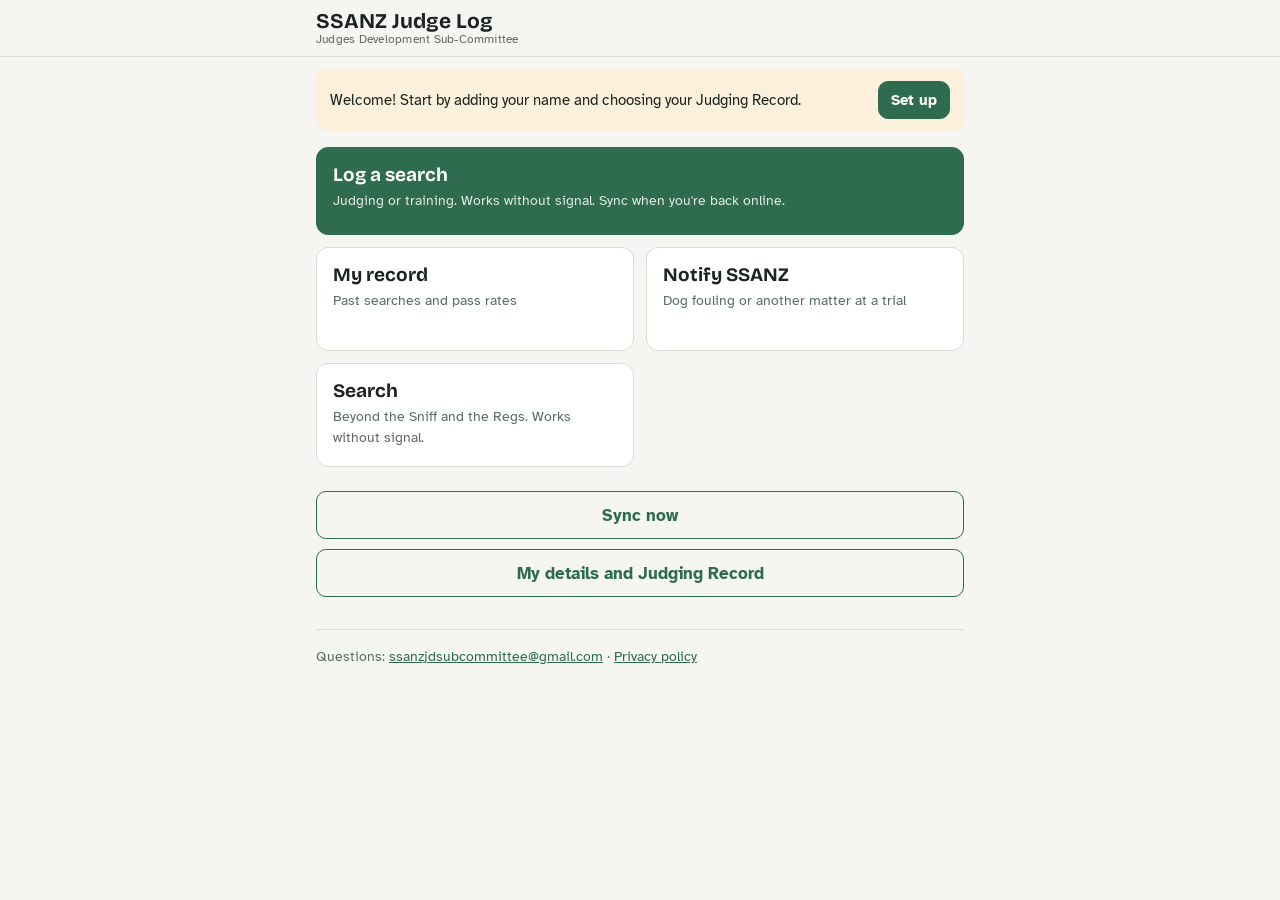
<file: index.html>
<!doctype html>
<html lang="en-NZ">
<head>
<meta charset="utf-8">
<meta name="viewport" content="width=device-width, initial-scale=1, viewport-fit=cover">
<title>SSANZ Judge Log</title>
<meta name="theme-color" content="#2f6b4f">
<link rel="manifest" href="manifest.webmanifest">
<link rel="icon" href="icon-192.png">
<link rel="apple-touch-icon" href="icon-192.png">
<meta name="apple-mobile-web-app-capable" content="yes">
<meta name="apple-mobile-web-app-title" content="Judge Log">
<link rel="preconnect" href="https://fonts.googleapis.com">
<link rel="preconnect" href="https://fonts.gstatic.com" crossorigin>
<link rel="stylesheet" href="https://fonts.googleapis.com/css2?family=Bricolage+Grotesque:opsz,wght@12..96,700&family=Atkinson+Hyperlegible:wght@400;700&display=swap">
<link rel="stylesheet" href="styles.css">
</head>
<body>
<header class="top">
  <div class="row">
    <button class="back" id="backBtn" hidden aria-label="Back to home">‹ Home</button>
    <h1 id="pageTitle">SSANZ Judge Log<small>Judges Development Sub-Committee</small></h1>
  </div>
</header>

<main class="wrap">

<!-- HOME -->
<section data-view="home">
  <div id="homeWho"></div>
  <div id="homeTodo"></div>
  <div id="homeStatus"></div>
  <div class="tiles" id="homeTiles">
    <a class="tile primary" href="#log" id="logTile"><b>Log a search</b><span>Judging or training. Works without signal. Sync when you're back online.</span></a>
    <a class="tile" href="#record" id="recordTile"><b>My record</b><span>Past searches and pass rates</span></a>
    <a class="tile" href="#training" id="trainingTile" hidden><b>My training</b><span id="trainingTileText">Your SWI, Probationary and Mentoring progress</span></a>
    <a class="tile" href="report.html" id="concernTile"><b>Notify SSANZ</b><span>Dog fouling or another matter at a trial</span></a>
    <a class="tile" href="reference.html" id="searchTile"><b>Search</b><span>Beyond the Sniff and the Regs. Works without signal.</span></a>
    <a class="tile" href="#admin" id="adminTile" hidden><b>JDSC admin</b><span id="adminTileText">Trainee requirements and records</span></a>
  </div>
  <div class="actions" id="homeActions">
    <button class="btn ghost block" id="syncBtnHome">Sync now</button>
    <a class="btn ghost block" href="#settings" id="detailsBtnHome">My details and Judging Record</a>
    <button class="btn ghost block" id="jdscSignOutHome" hidden>Sign out of the JDSC account</button>
  </div>
  <footer class="foot">Questions: <a href="mailto:ssanzjdsubcommittee@gmail.com">ssanzjdsubcommittee@gmail.com</a> · <a href="privacy.html">Privacy policy</a></footer>
</section>

<!-- SETTINGS -->
<section data-view="settings" hidden>
  <h2>My details</h2>
  <p class="muted small">These stay on this phone. Your name goes on forms and reports you send.</p>
  <label class="f" for="setName">Your name</label>
  <input type="text" id="setName" autocomplete="name">
  <label class="f" for="setEmail">Your email<span class="hint">The Google account your Judging Record is in</span></label>
  <input type="email" id="setEmail" autocomplete="email">
  <label class="f" for="setMember">SSANZ membership no.<span class="hint">Optional. Goes on your training records.</span></label>
  <input type="text" id="setMember" inputmode="numeric">
  <div class="actions"><button class="btn" id="saveDetails">Save details</button></div>

  <h2 id="recordHeading">My Judging Record</h2>
  <div class="card" id="recordCard"></div>
  <div class="actions">
    <button class="btn" id="chooseRecord">Choose my Judging Record</button>
    <button class="btn ghost" id="signOut" hidden>Sign out of Google on this phone</button>
  </div>
  <p class="small muted" id="signedInAs"></p>
  <h2>JDSC</h2>
  <p class="small">JDSC members: <a href="#admin">open the admin screen</a> (sign in with the JDSC Gmail).</p>
  <h2>Put the Judge Log on your home screen</h2>
  <p class="small"><b>iPhone:</b> in Safari, tap the Share button, then <i>Add to Home Screen</i>.<br>
  <b>Android:</b> in Chrome, tap the ⋮ menu, then <i>Add to Home screen</i> or <i>Install app</i>.</p>
  <p class="small muted">Open it once while you have signal so it's saved for use at trials.</p>
</section>

<!-- LOG ENTRY -->
<section data-view="log" hidden>
  <form id="logForm" autocomplete="off">
    <input type="hidden" name="entryId">
    <label class="f">What was this search?</label>
    <div class="chips" data-chips="kind" data-options="Judging|Stewarding with Intent|Probationary Judging|Mentoring" data-default="Judging"></div>
    <div id="judgingOnly"></div>
    <div id="trainingOnly" hidden>
      <label class="f" for="fSup">Supervising judge</label>
      <input type="text" id="fSup" name="supervisor" list="supList" placeholder="Name of the judge you worked with">
      <datalist id="supList"></datalist>
      <p class="small muted" id="trainingNote">When you sync, this goes to your supervising judge to add their comments. It counts towards your training once they've completed it.</p>
    </div>

    <label class="f" for="fDate">Date</label>
    <input type="date" id="fDate" name="date" required>

    <label class="f" for="fHost">Host organisation</label>
    <input type="text" id="fHost" name="host" list="hostList" required>
    <datalist id="hostList"></datalist>

    <label class="f" for="fLoc" id="locLabel">Trial location</label>
    <input type="text" id="fLoc" name="location" list="locList">
    <datalist id="locList"></datalist>
    <p class="small muted trial-guess" id="trialGuess" hidden></p>

    <label class="f">Level</label>
    <div class="chips" data-chips="level" data-options="Novice|Intermediate|Advanced|Excellent|Premium"></div>

    <label class="f">Element</label>
    <div class="chips" data-chips="element" data-options="Container|Interior|Exterior|Vehicle|Buried Hide|Other"></div>
    <input type="text" name="elementOther" placeholder="Type the element" hidden style="margin-top:8px">

    <div id="setterBlock">
      <label class="f">Who set the hide(s)?<span class="hint" id="setterHint" hidden>Tap one before saving.</span></label>
      <div class="chips" id="setterChips"></div>
      <input type="text" id="fSetter" name="setter" style="margin-top:8px" placeholder="Their name" autocomplete="off" hidden>
    </div>

    <div class="two">
      <div><label class="f" for="fTeams" id="teamsLabel">Teams judged<span class="hint">Number of teams judged</span></label><input type="number" inputmode="numeric" min="0" id="fTeams" name="teams" required></div>
      <div><label class="f" for="fPasses" id="passesLabel">Passes<span class="hint">Correct calls on all hides in time</span></label><input type="number" inputmode="numeric" min="0" id="fPasses" name="passes"></div>
    </div>
    <p class="small muted" id="rateNote"></p>

    <label class="f" for="fVideo">Photo or video link<span class="hint">YouTube Short from your own channel.</span></label>
    <div class="yt-row">
      <a class="btn ghost small" id="openYouTube" href="https://www.youtube.com/" target="_blank" rel="noopener">▶ Open YouTube</a>
      <button class="btn ghost small" type="button" id="pasteVideo" hidden>Paste link</button>
    </div>
    <p class="yt-note">Remember: set the video to <b>Unlisted</b>. Then tap Share → Copy link and paste it below.</p>
    <input type="url" id="fVideo" name="video" inputmode="url" placeholder="https://youtube.com/shorts/…">

    <div id="trainingExtras" hidden></div>
    <h3 class="refl-head" id="reflLabel">Reflections</h3>
    <label class="f" for="fReflEnv">Environmental conditions<span class="hint">Including how changes affected the search over time</span></label>
    <textarea id="fReflEnv" data-refl="env" data-voice></textarea>
    <label class="f" for="fReflOdour">Odour movement and how dogs worked it<span class="hint">What you observed</span></label>
    <textarea id="fReflOdour" data-refl="odour" data-voice></textarea>
    <label class="f" for="fReflLearn">Learning and curiosity<span class="hint">What you learnt, or anything you're curious about</span></label>
    <textarea id="fReflLearn" data-refl="learning" data-voice></textarea>
    <label class="f" for="fReflOther">Other general points<span class="hint">Including possible reasons for missed hides</span></label>
    <textarea id="fReflOther" data-refl="other" data-voice></textarea>

    <div class="actions">
      <button class="btn block" type="submit">Save</button>
      <button class="btn ghost block" type="button" id="deleteEntry" hidden>Delete this entry</button>
    </div>
  </form>
</section>

<!-- RECORD -->
<section data-view="record" hidden>
  <div id="recordStatus"></div>
  <div class="stats" id="recordStats"></div>
  <div id="recordSplit"></div>
  <div class="actions">
    <button class="btn ghost block" id="syncBtnRecord">Sync and refresh</button>
    <a class="btn ghost block" id="openSheet" target="_blank" rel="noopener" hidden>Open my Judging Record in Google Sheets</a>
  </div>
  <div id="recordNote"></div>
  <div class="card" id="recordList"></div>
</section>

<!-- TO DO (supervising judge) -->
<section data-view="todo" hidden>
  <div id="todoBody"></div>
</section>

<!-- ONE TRAINING RECORD (trainee, supervisor or JDSC) -->
<section data-view="review" hidden>
  <div id="reviewBody"></div>
</section>


<!-- JDSC ADMIN -->
<section data-view="admin" hidden>
  <div id="adminBody"></div>
</section>

<!-- MY TRAINING -->
<section data-view="training" hidden>
  <div id="trainingBody"></div>
</section>

</main>
<div class="toast" id="toast" role="status" aria-live="polite" hidden></div>
<script src="forms.js"></script>
<script src="judges.js"></script>
<script src="training.js"></script>
<script src="trials.js"></script>
<script src="app.js"></script>
<script src="training-ui.js"></script>
<script src="reference-sync.js"></script>
<script>window.addEventListener('load', () => setTimeout(() => window.RefSync && RefSync.syncIfDue(6), 4000));</script>
</body>
</html>
</file>
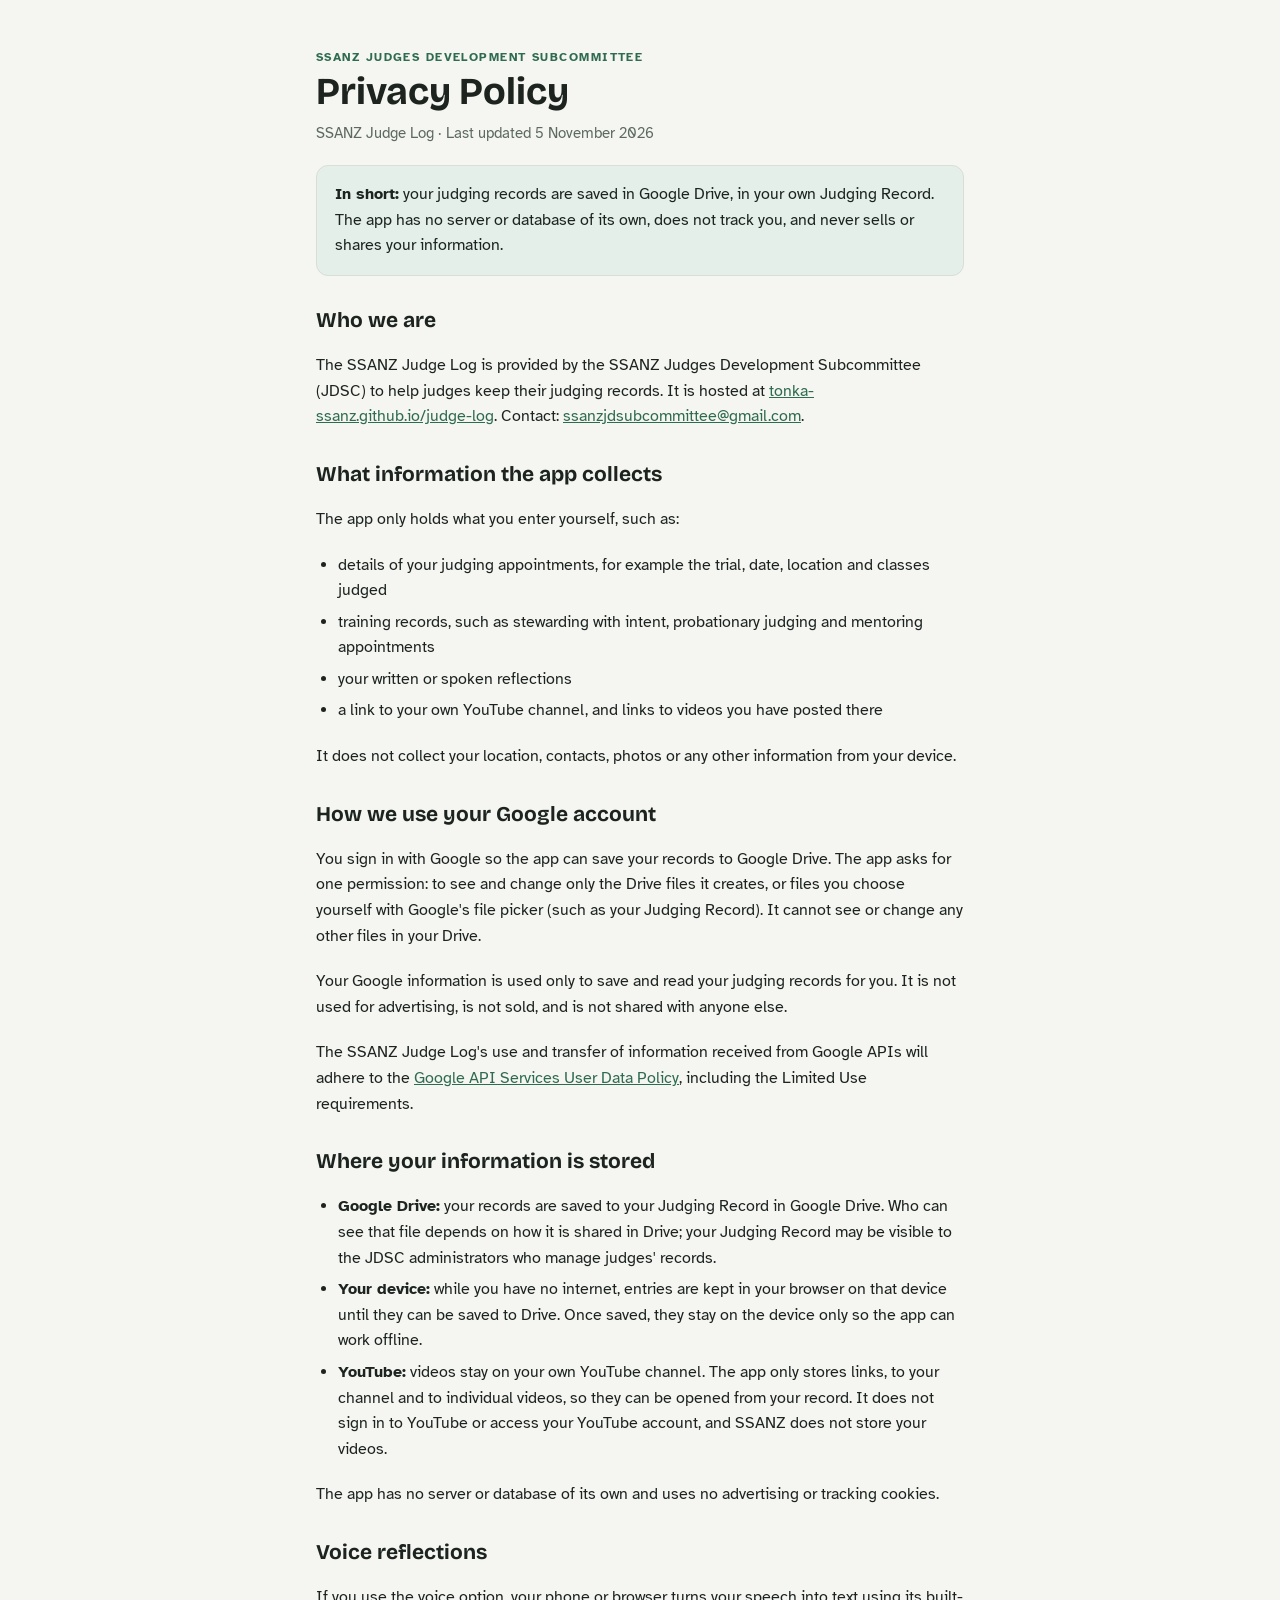
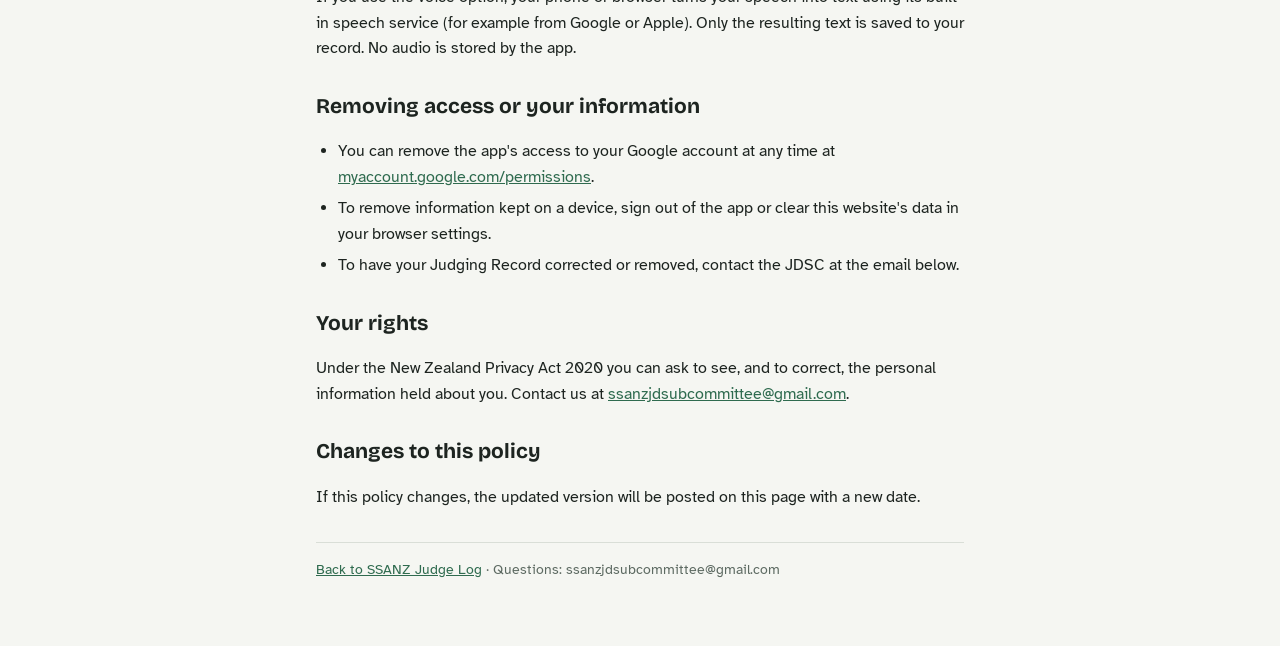
<file: privacy.html>
<!doctype html>
<html lang="en">
<head>
<meta charset="utf-8">
<meta name="viewport" content="width=device-width, initial-scale=1, viewport-fit=cover">
<title>Privacy Policy – SSANZ Judge Log</title>
<link rel="preconnect" href="https://fonts.googleapis.com">
<link rel="preconnect" href="https://fonts.gstatic.com" crossorigin>
<link rel="stylesheet" href="https://fonts.googleapis.com/css2?family=Bricolage+Grotesque:opsz,wght@12..96,700&family=Atkinson+Hyperlegible:wght@400;700&display=swap">
<style>
:root {
  --bg: #f5f6f2; --surface: #ffffff; --ink: #1d2420; --muted: #5d6a62; --line: #d9ded7;
  --accent: #2f6b4f; --accent-soft: #e3efe8;
  --font-display: "Bricolage Grotesque", "Segoe UI", system-ui, sans-serif;
  --font-body: "Atkinson Hyperlegible", "Segoe UI", system-ui, sans-serif;
}
@media (prefers-color-scheme: dark) {
  :root { --bg: #141916; --surface: #1c2320; --ink: #e6ebe7; --muted: #9aa8a0; --line: #2f3933; --accent: #6fbf95; --accent-soft: #213229; color-scheme: dark; }
}
* { box-sizing: border-box; }
body { margin: 0; background: var(--bg); color: var(--ink); font-family: var(--font-body); font-size: 16px; line-height: 1.6; }
.wrap { max-width: 680px; margin: 0 auto; padding-left: max(16px, env(safe-area-inset-left, 0px)); padding-right: max(16px, env(safe-area-inset-right, 0px)); padding-block: 48px 64px; display: grid; gap: 20px; }
.eyebrow { font-size: 12px; letter-spacing: .12em; text-transform: uppercase; color: var(--accent); font-weight: 700; margin: 0; }
h1 { font-family: var(--font-display); font-size: clamp(28px, 6vw, 38px); line-height: 1.1; margin: 4px 0 0; }
h2 { font-family: var(--font-display); font-size: 21px; line-height: 1.2; margin: 12px 0 0; }
p, ul { margin: 0; }
ul { padding-left: 22px; display: grid; gap: 6px; }
.updated { color: var(--muted); font-size: 15px; margin-top: 8px; }
.summary { background: var(--accent-soft); border: 1px solid var(--line); border-radius: 12px; padding: 16px 18px; }
a { color: var(--accent); }
a:focus-visible { outline: 3px solid var(--accent); outline-offset: 2px; }
footer { color: var(--muted); font-size: 14px; border-top: 1px solid var(--line); padding-top: 16px; margin-top: 12px; }
</style>
</head>
<body>
<main class="wrap">
  <header>
    <p class="eyebrow">SSANZ Judges Development Subcommittee</p>
    <h1>Privacy Policy</h1>
    <p class="updated">SSANZ Judge Log · Last updated 5 November 2026</p>
  </header>

  <p class="summary"><b>In short:</b> your judging records are saved in Google Drive, in your own Judging Record. The app has no server or database of its own, does not track you, and never sells or shares your information.</p>

  <h2>Who we are</h2>
  <p>The SSANZ Judge Log is provided by the SSANZ Judges Development Subcommittee (JDSC) to help judges keep their judging records. It is hosted at <a href="https://tonka-ssanz.github.io/judge-log/">tonka-ssanz.github.io/judge-log</a>. Contact: <a href="mailto:ssanzjdsubcommittee@gmail.com">ssanzjdsubcommittee@gmail.com</a>.</p>

  <h2>What information the app collects</h2>
  <p>The app only holds what you enter yourself, such as:</p>
  <ul>
    <li>details of your judging appointments, for example the trial, date, location and classes judged</li>
    <li>training records, such as stewarding with intent, probationary judging and mentoring appointments</li>
    <li>your written or spoken reflections</li>
    <li>a link to your own YouTube channel, and links to videos you have posted there</li>
  </ul>
  <p>It does not collect your location, contacts, photos or any other information from your device.</p>

  <h2>How we use your Google account</h2>
  <p>You sign in with Google so the app can save your records to Google Drive. The app asks for one permission: to see and change only the Drive files it creates, or files you choose yourself with Google's file picker (such as your Judging Record). It cannot see or change any other files in your Drive.</p>
  <p>Your Google information is used only to save and read your judging records for you. It is not used for advertising, is not sold, and is not shared with anyone else.</p>
  <p>The SSANZ Judge Log's use and transfer of information received from Google APIs will adhere to the <a href="https://developers.google.com/terms/api-services-user-data-policy" target="_blank" rel="noopener">Google API Services User Data Policy</a>, including the Limited Use requirements.</p>

  <h2>Where your information is stored</h2>
  <ul>
    <li><b>Google Drive:</b> your records are saved to your Judging Record in Google Drive. Who can see that file depends on how it is shared in Drive; your Judging Record may be visible to the JDSC administrators who manage judges' records.</li>
    <li><b>Your device:</b> while you have no internet, entries are kept in your browser on that device until they can be saved to Drive. Once saved, they stay on the device only so the app can work offline.</li>
    <li><b>YouTube:</b> videos stay on your own YouTube channel. The app only stores links, to your channel and to individual videos, so they can be opened from your record. It does not sign in to YouTube or access your YouTube account, and SSANZ does not store your videos.</li>
  </ul>
  <p>The app has no server or database of its own and uses no advertising or tracking cookies.</p>

  <h2>Voice reflections</h2>
  <p>If you use the voice option, your phone or browser turns your speech into text using its built-in speech service (for example from Google or Apple). Only the resulting text is saved to your record. No audio is stored by the app.</p>

  <h2>Removing access or your information</h2>
  <ul>
    <li>You can remove the app's access to your Google account at any time at <a href="https://myaccount.google.com/permissions" target="_blank" rel="noopener">myaccount.google.com/permissions</a>.</li>
    <li>To remove information kept on a device, sign out of the app or clear this website's data in your browser settings.</li>
    <li>To have your Judging Record corrected or removed, contact the JDSC at the email below.</li>
  </ul>

  <h2>Your rights</h2>
  <p>Under the New Zealand Privacy Act 2020 you can ask to see, and to correct, the personal information held about you. Contact us at <a href="mailto:ssanzjdsubcommittee@gmail.com">ssanzjdsubcommittee@gmail.com</a>.</p>

  <h2>Changes to this policy</h2>
  <p>If this policy changes, the updated version will be posted on this page with a new date.</p>

  <footer><a href="./">Back to SSANZ Judge Log</a> · Questions: ssanzjdsubcommittee@gmail.com</footer>
</main>
</body>
</html>
</file>
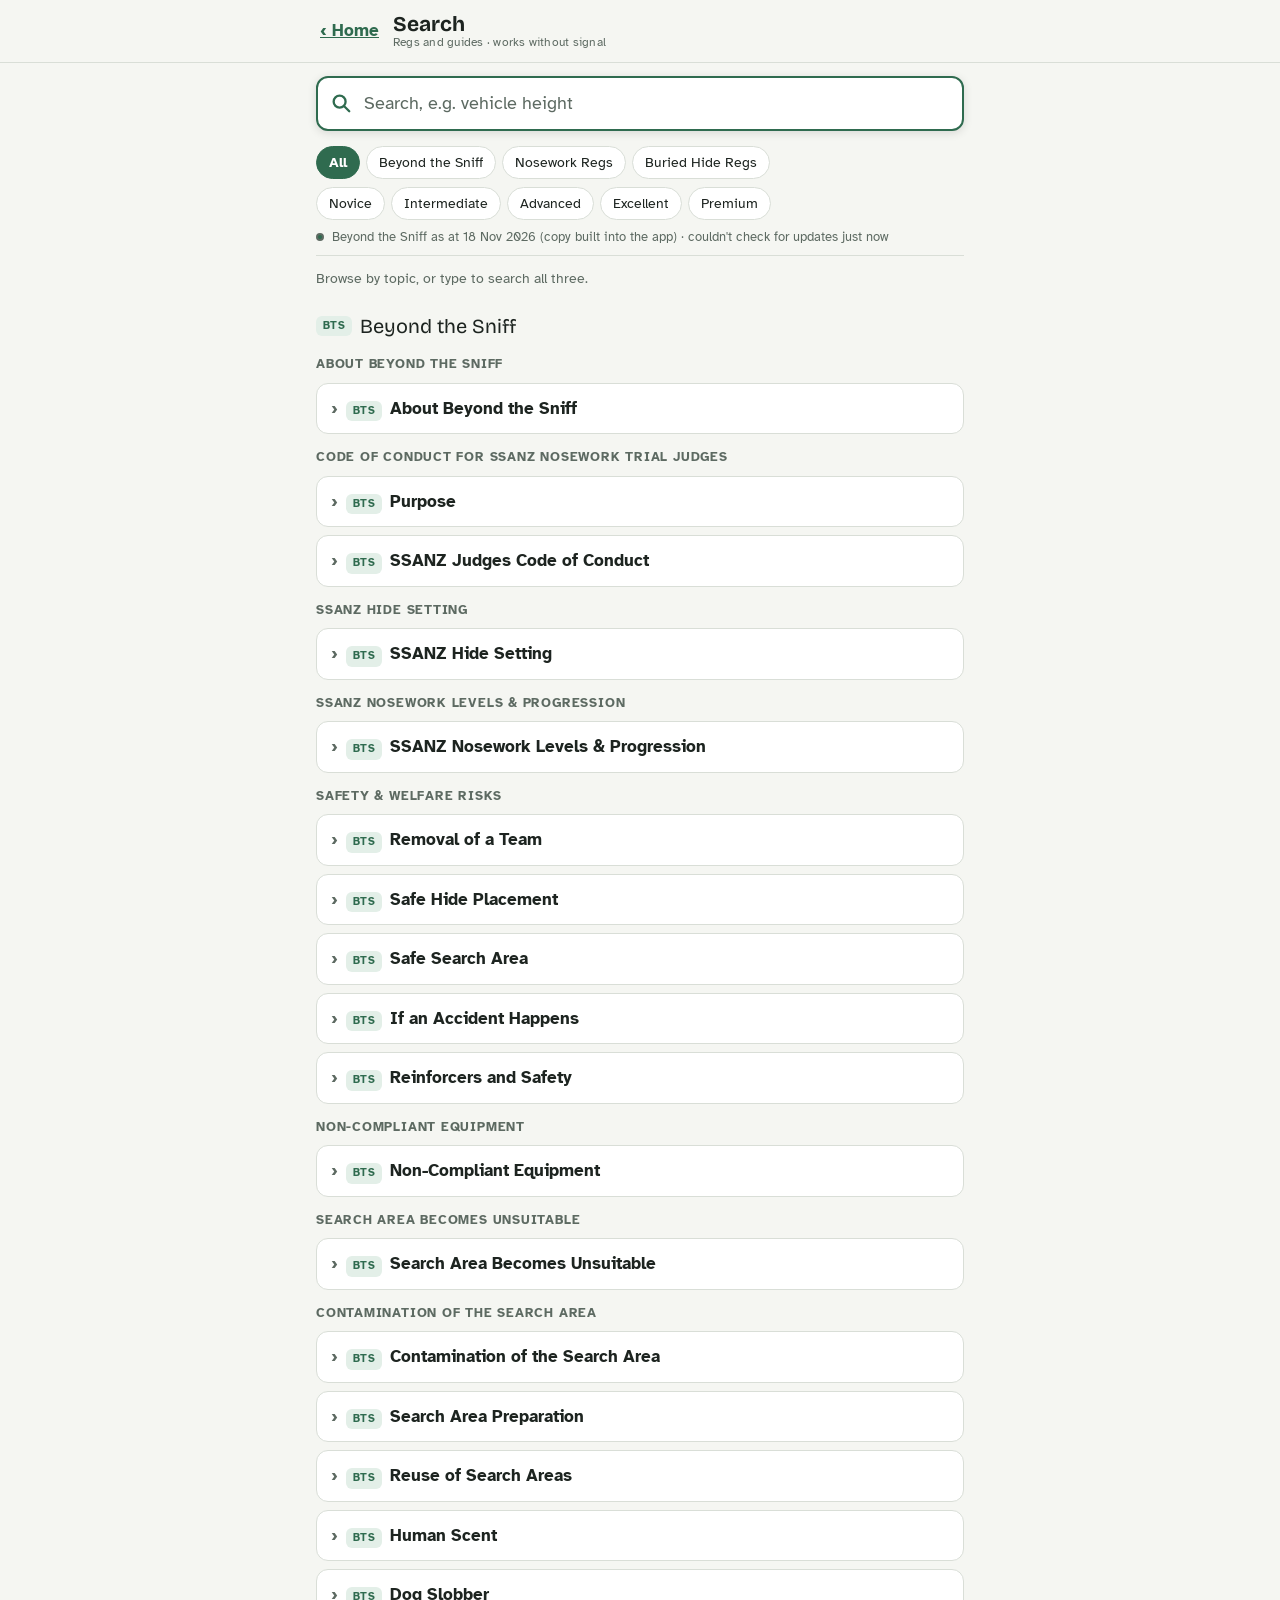
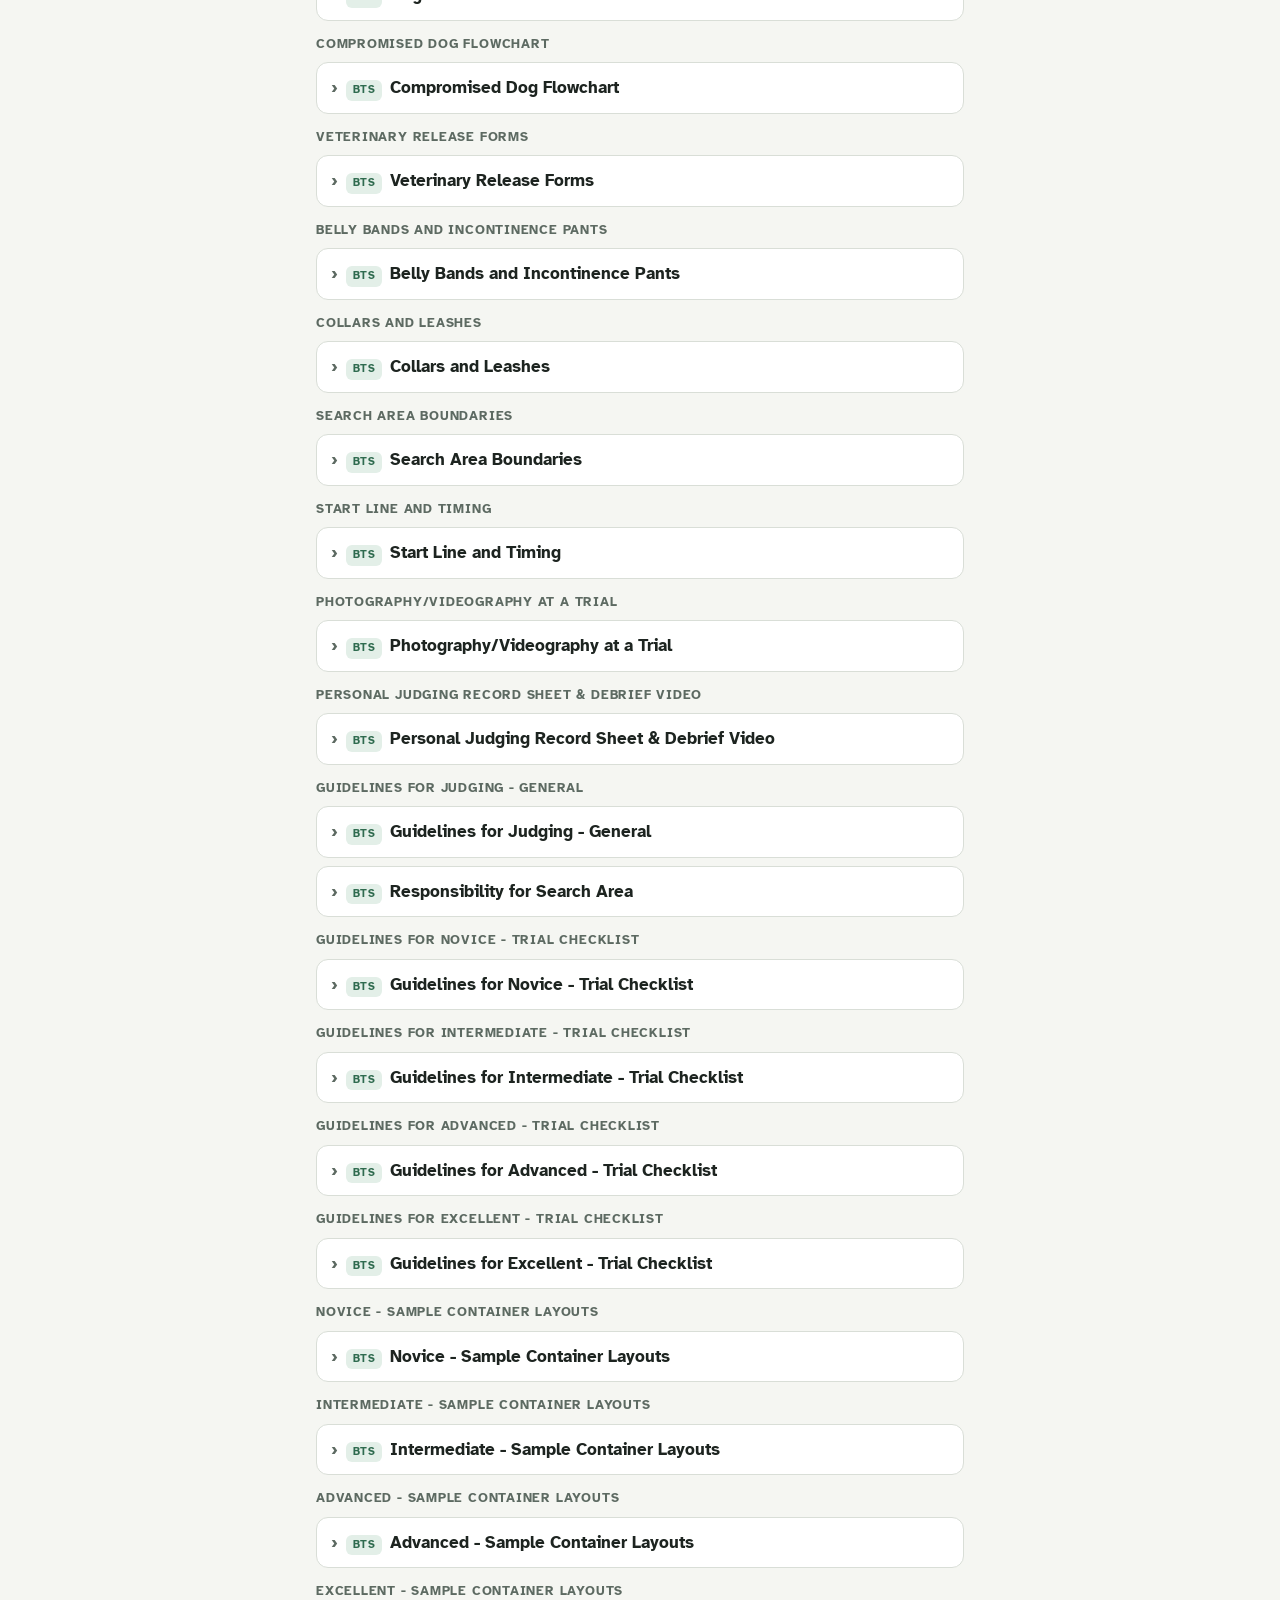
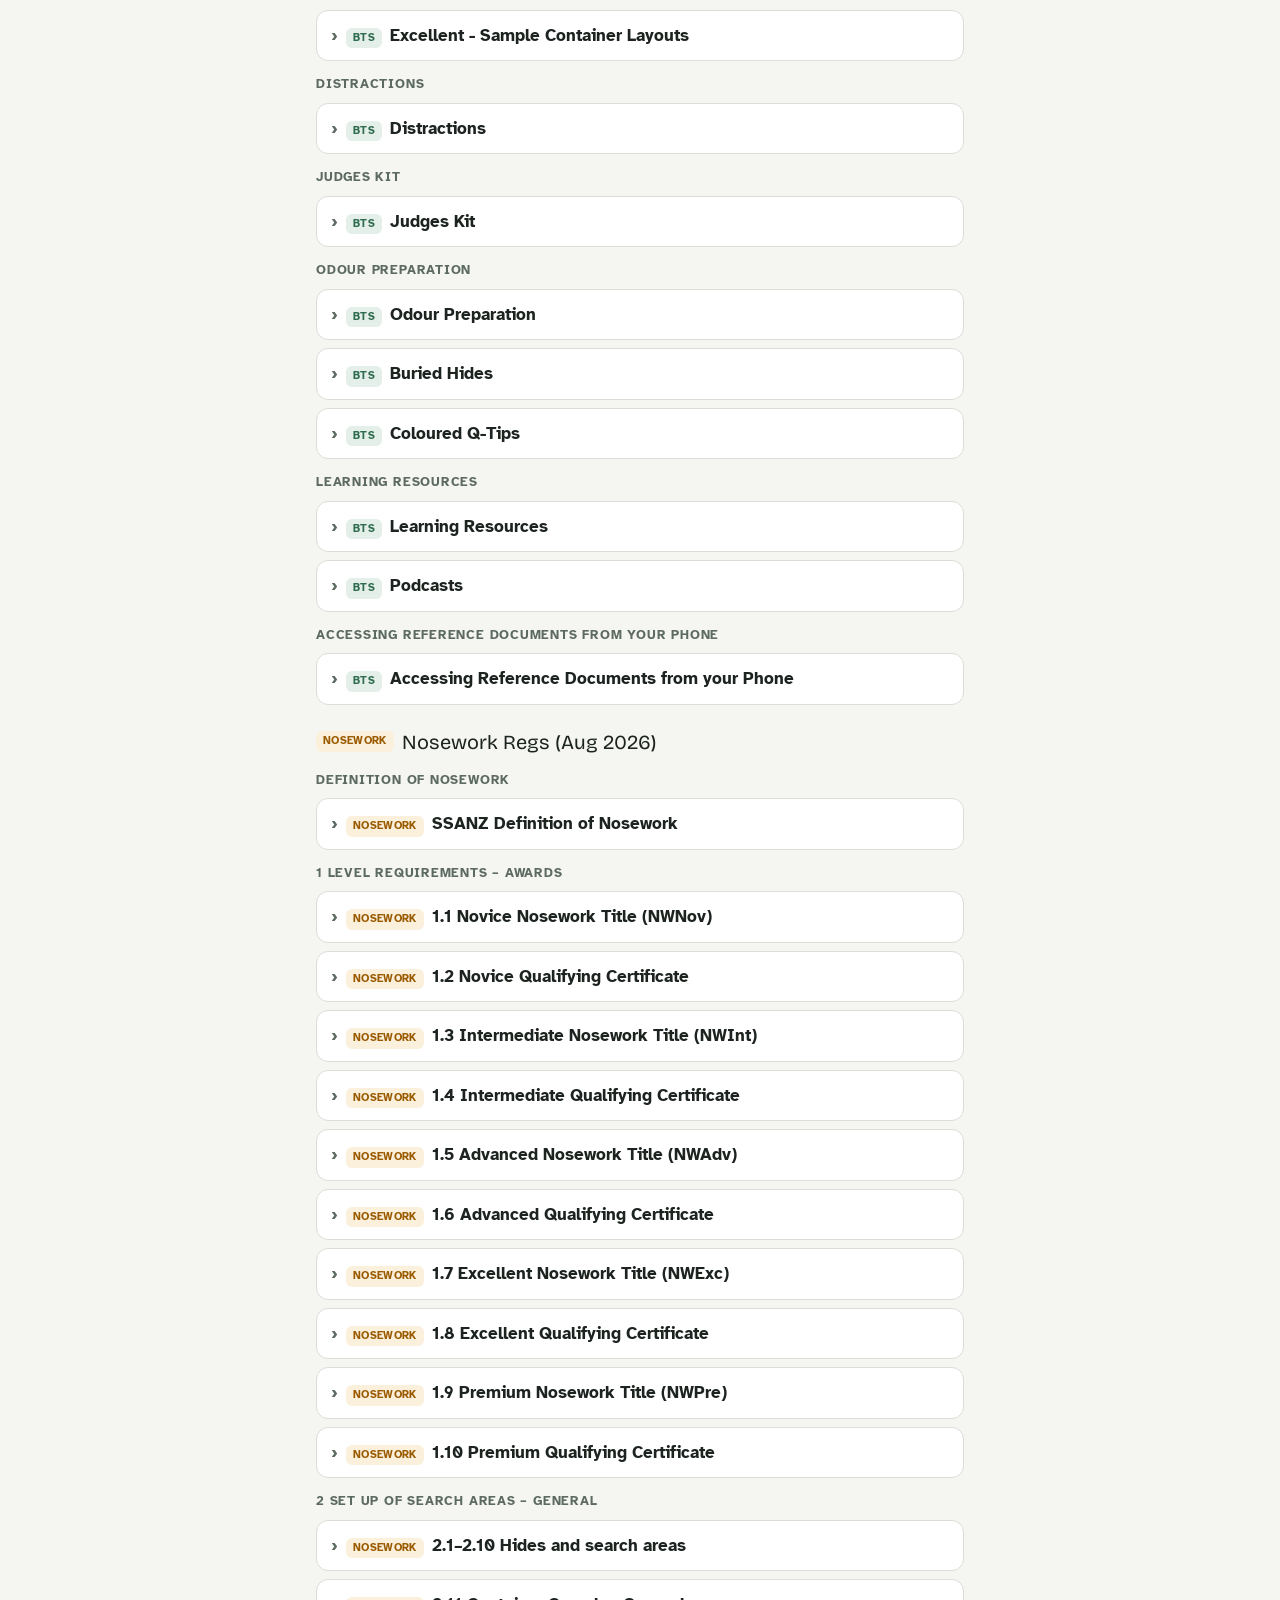
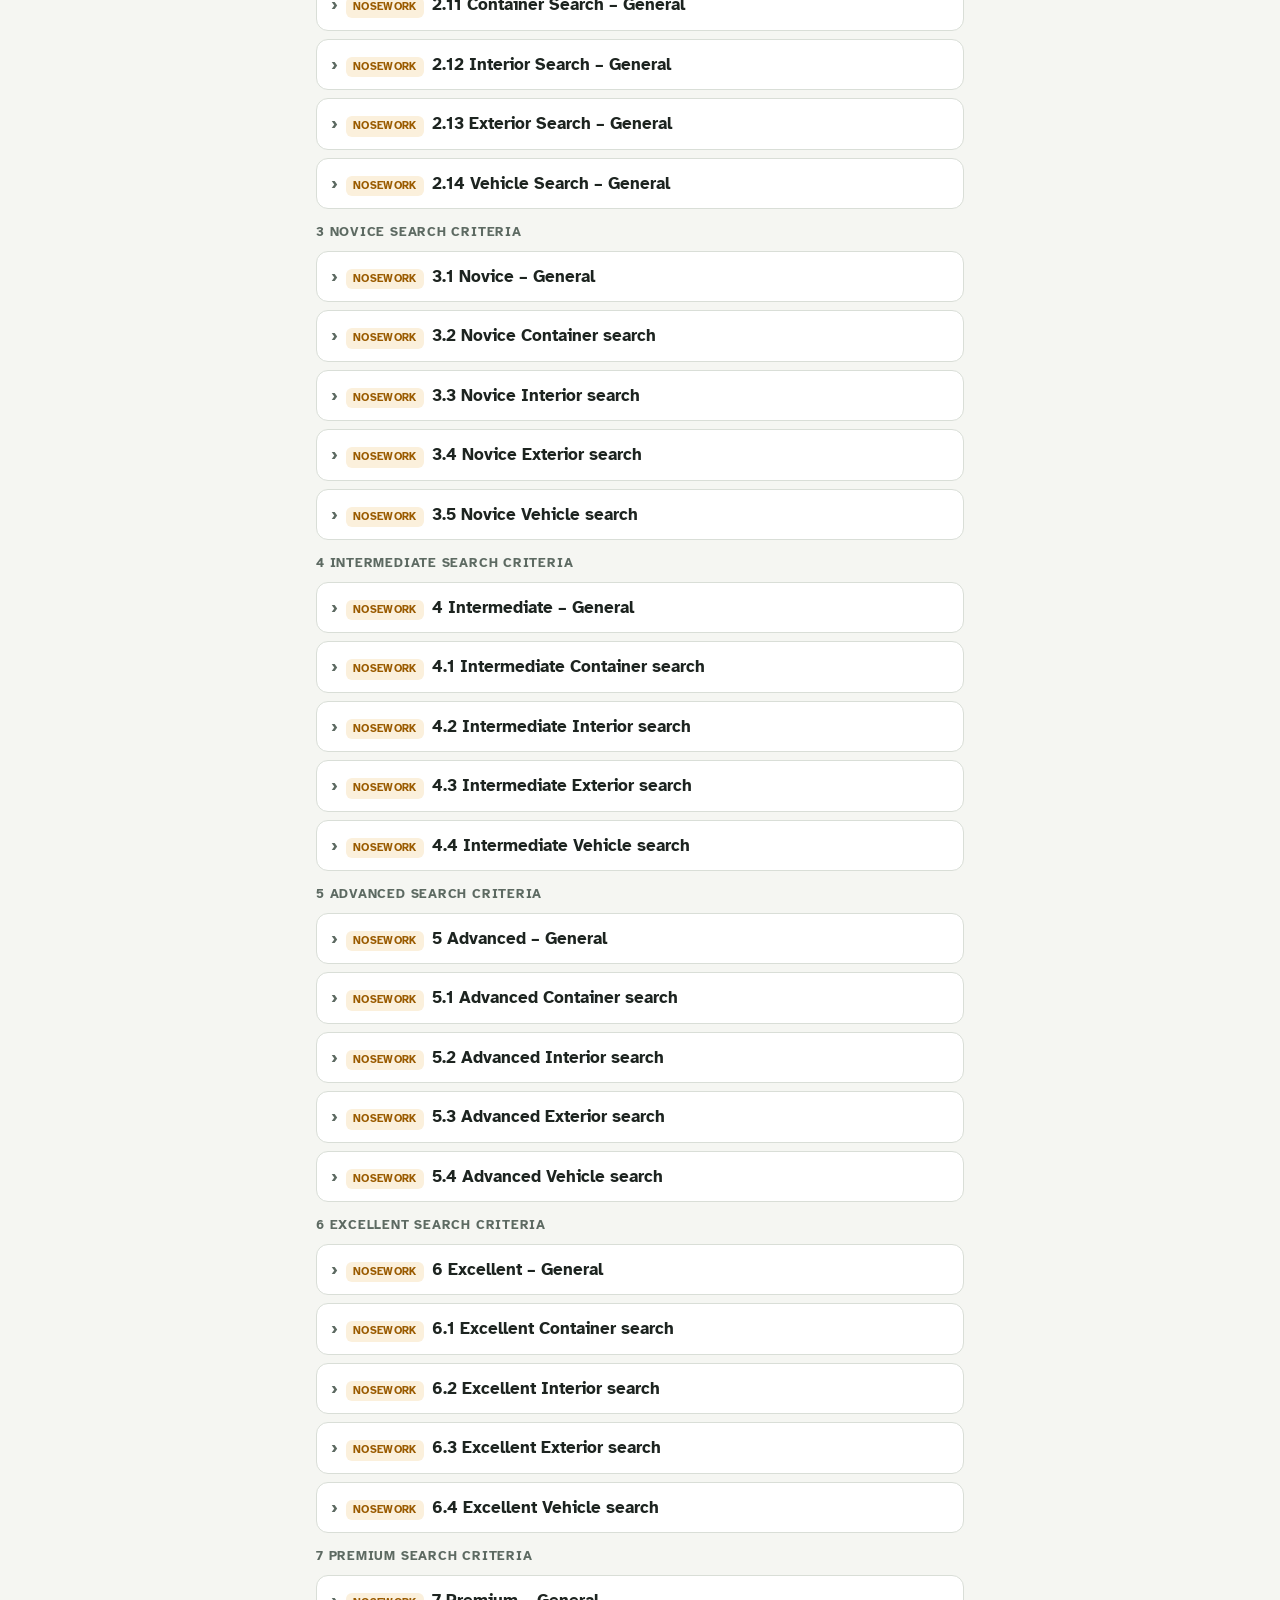
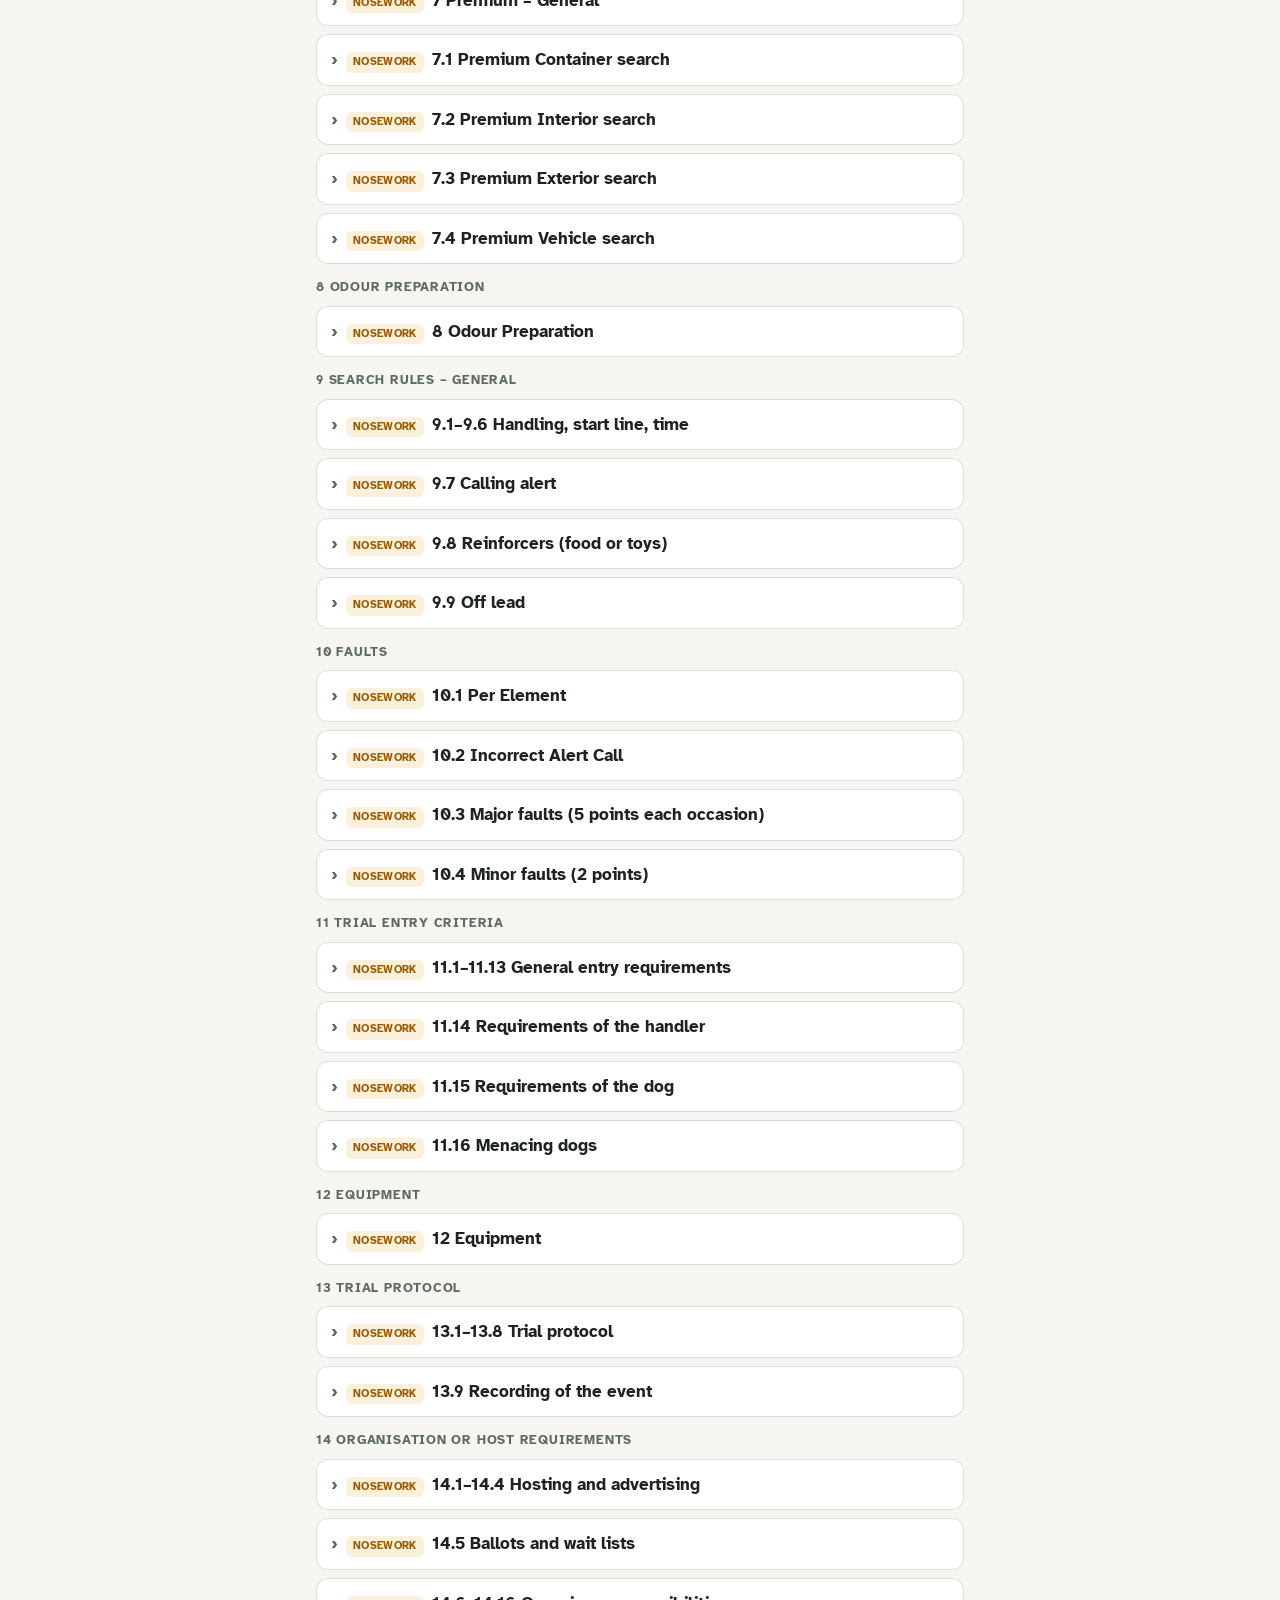
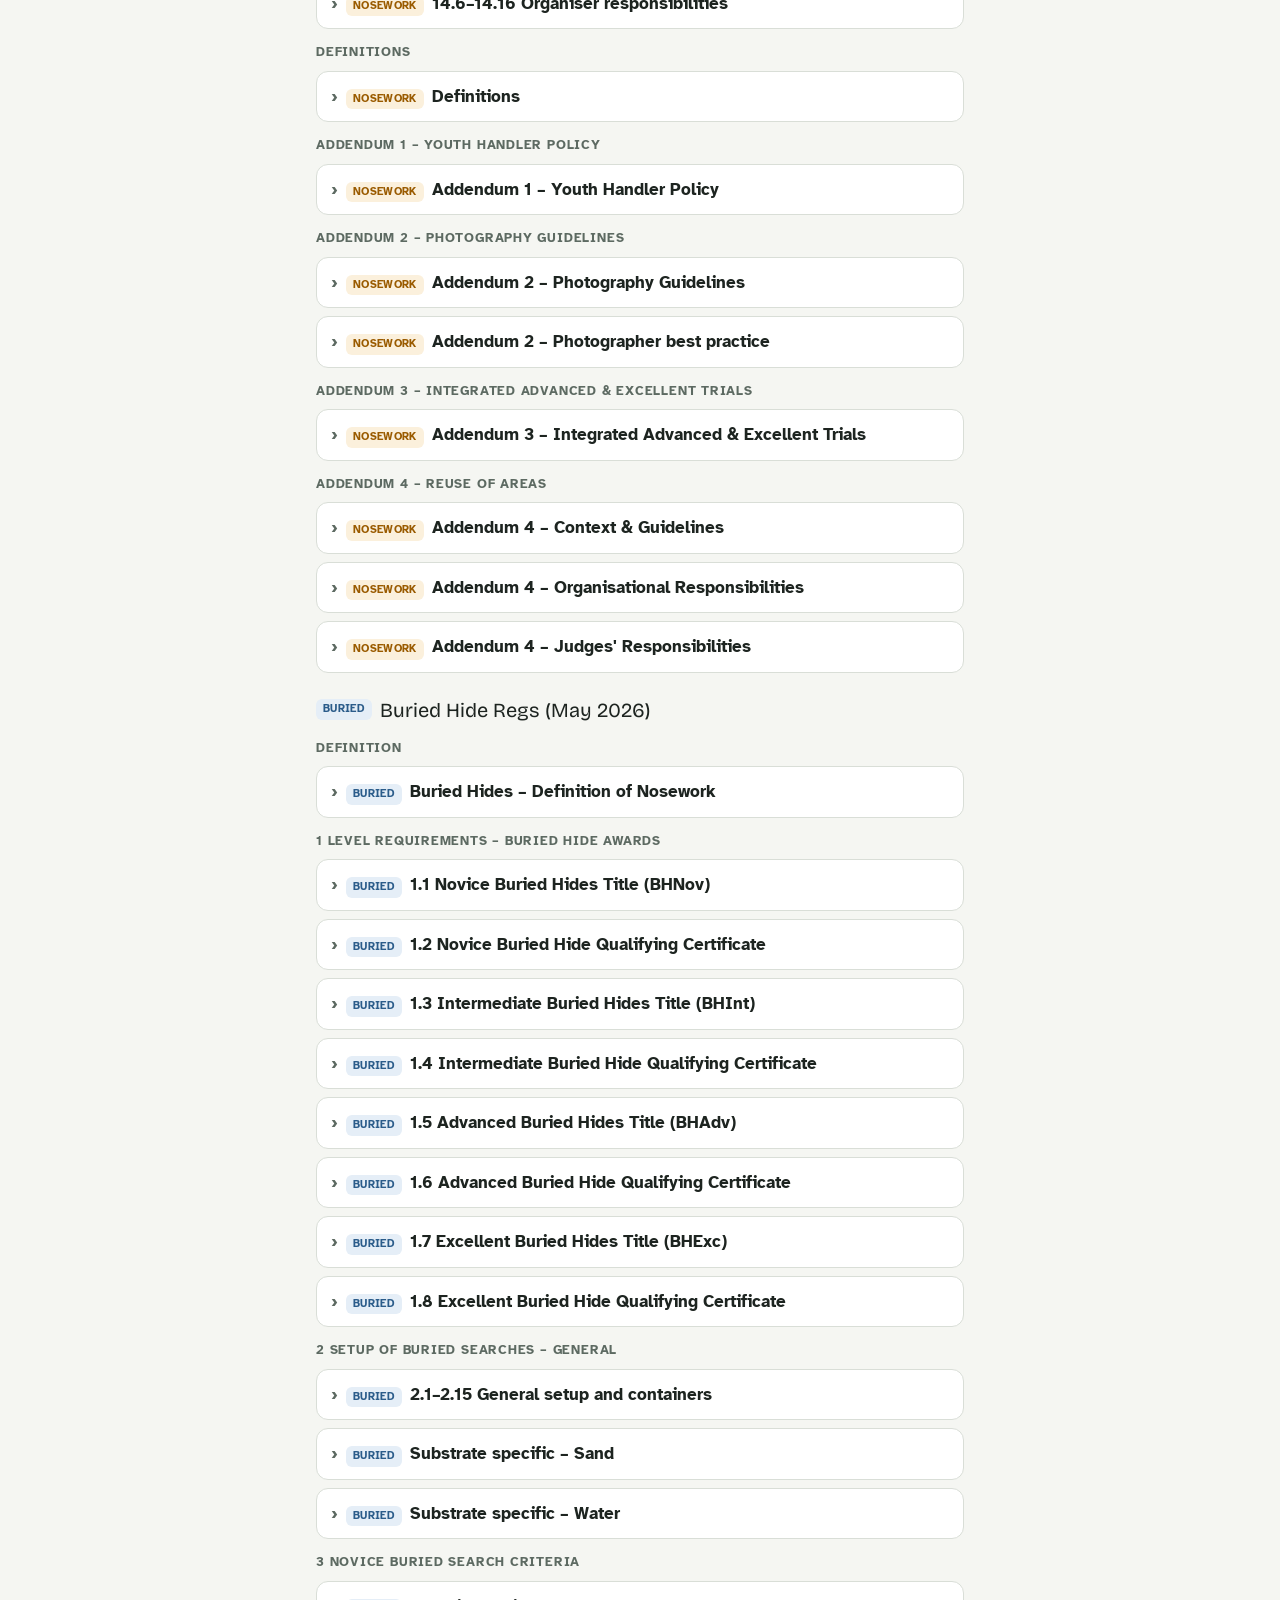
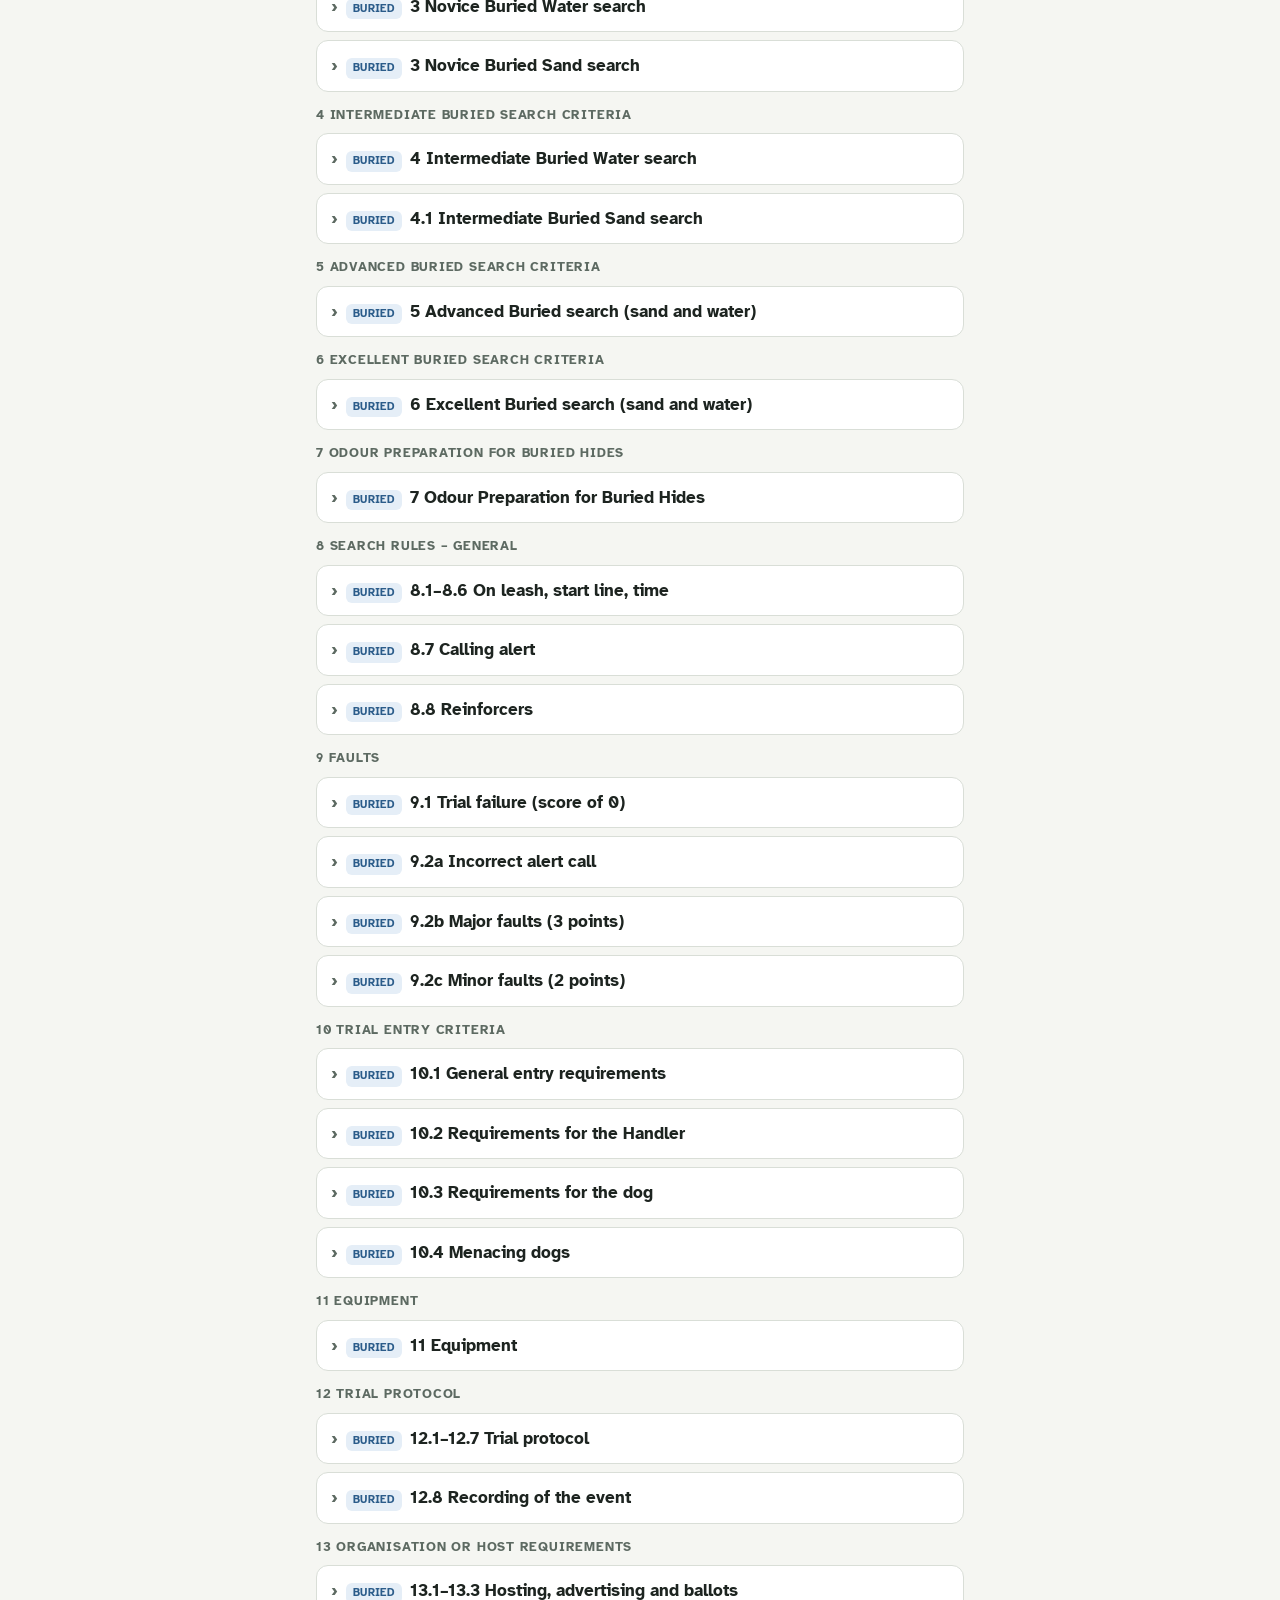
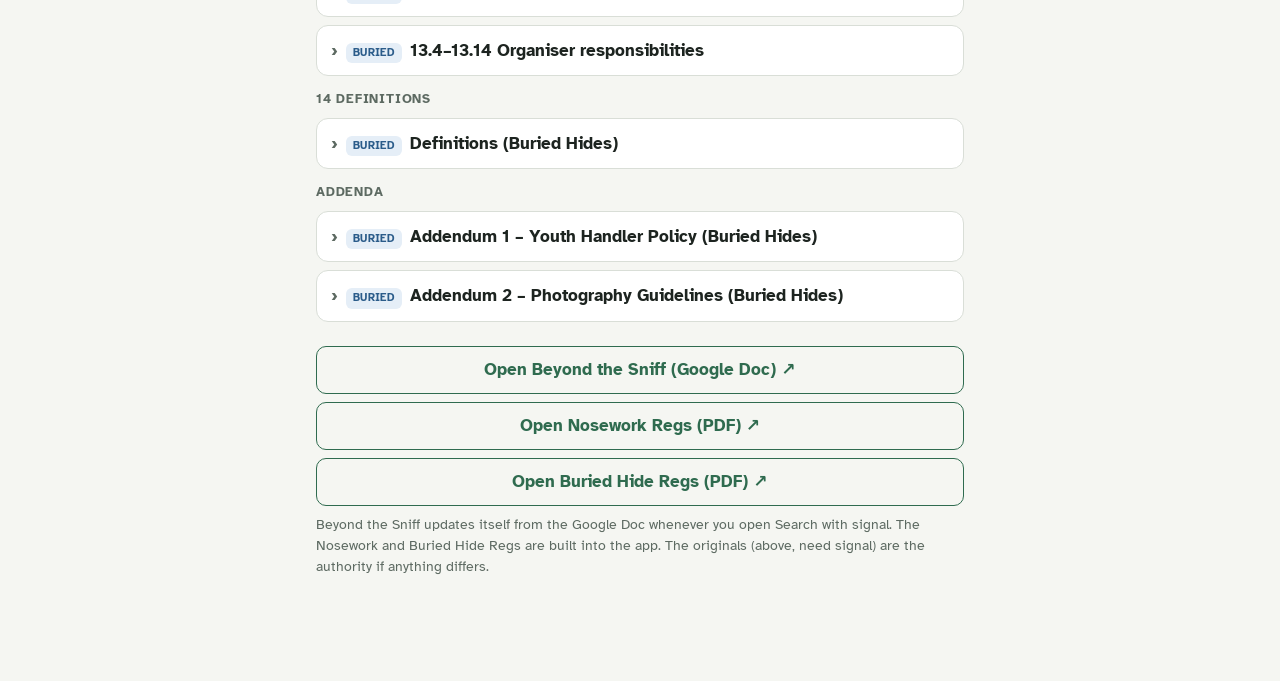
<file: reference.html>
<!doctype html>
<html lang="en-NZ">
<head>
<meta charset="utf-8">
<meta name="viewport" content="width=device-width, initial-scale=1, viewport-fit=cover">
<title>Search · SSANZ Judge Log</title>
<meta name="theme-color" content="#2f6b4f">
<link rel="manifest" href="manifest.webmanifest">
<link rel="icon" href="icon-192.png">
<link rel="apple-touch-icon" href="icon-192.png">
<link rel="stylesheet" href="https://fonts.googleapis.com/css2?family=Bricolage+Grotesque:opsz,wght@12..96,700&family=Atkinson+Hyperlegible:wght@400;700&display=swap">
<link rel="stylesheet" href="styles.css">
<style>
  .searchbar { position: sticky; top: 62px; z-index: 4; background: var(--bg); padding: 12px 0 8px; }
  .filters { padding-bottom: 8px; border-bottom: 1px solid var(--line); }
  .sbox { position: relative; }
  #q { width: 100%; font: inherit; font-size: 18px; color: var(--ink); background: var(--surface); border: 2px solid var(--accent); border-radius: 12px;
    padding: 12px 44px 12px 46px; min-height: 54px; box-shadow: 0 2px 10px rgba(0,0,0,.12); }
  #q::placeholder { color: var(--muted); opacity: 1; }
  #q::-webkit-search-cancel-button { display: none; }
  #q:focus { outline: 3px solid var(--accent-soft); outline-offset: 0; }
  .sbox .mag { position: absolute; left: 14px; top: 50%; transform: translateY(-50%); width: 22px; height: 22px; color: var(--accent); pointer-events: none; }
  @media (prefers-color-scheme: dark) {
    #q { background: #26302b; box-shadow: 0 0 0 4px rgba(111,191,149,.12), 0 2px 12px rgba(0,0,0,.5); }
  }
  #clear { position: absolute; right: 4px; top: 50%; transform: translateY(-50%); border: 0; background: none; color: var(--muted); font-size: 24px; padding: 4px 10px; cursor: pointer; }
  .filt { display: flex; flex-wrap: wrap; gap: 6px; margin-top: 8px; }
  .filt .chipbtn { padding: 5px 12px; font-size: 14px; }
  .count { margin: 12px 0 4px; }
  .doc-h { display: flex; align-items: center; gap: 8px; font-family: var(--font-display); font-size: 20px; margin: 22px 0 4px; }
  .grp { margin: 14px 0 6px; font-size: 13px; text-transform: uppercase; letter-spacing: .06em; color: var(--muted); font-weight: 700; }
  .tag { font-family: var(--font-body); font-size: 11px; font-weight: 700; padding: 2px 7px; border-radius: 6px; text-transform: uppercase; letter-spacing: .03em; flex: none; }
  .tag.c { background: var(--accent-soft); color: var(--accent); }
  .tag.r { background: var(--warn-soft); color: var(--warn); }
  .tag.b { background: #e5eef7; color: #2b5c8a; }
  @media (prefers-color-scheme: dark) { .tag.b { background: #1f2e3d; color: #8fbbe6; } }
  details.sec { background: var(--surface); border: 1px solid var(--line); border-radius: var(--radius); margin: 8px 0; }
  details.sec > summary { list-style: none; cursor: pointer; padding: 12px 14px; display: flex; gap: 8px; align-items: baseline; }
  details.sec > summary::-webkit-details-marker { display: none; }
  details.sec > summary::before { content: "›"; color: var(--muted); font-weight: 700; display: inline-block; transition: transform .15s; }
  details.sec[open] > summary::before { transform: rotate(90deg); }
  .st { font-weight: 700; flex: 1; }
  .hits { font-size: 12px; color: var(--muted); white-space: nowrap; }
  .snip { font-size: 14px; color: var(--muted); padding: 0 14px 12px 30px; margin-top: -4px; }
  details.sec[open] .snip { display: none; }
  .body { padding: 2px 16px 14px 30px; border-top: 1px solid var(--line); }
  .body p { margin: 10px 0; } .body ul { margin: 8px 0; padding-left: 20px; } .body li { margin: 6px 0; }
  mark { background: #ffe27a; color: inherit; border-radius: 2px; padding: 0 1px; }
  @media (prefers-color-scheme: dark) { mark { background: #7a6414; } }
  figure { margin: 12px 0; }
  figure img, .grid img { display: block; max-width: 100%; height: auto; border: 1px solid var(--line); border-radius: 8px; background: #fff; cursor: zoom-in; }
  figcaption { font-size: 13px; color: var(--muted); margin-top: 4px; }
  .grid { display: grid; grid-template-columns: repeat(auto-fill, minmax(120px, 1fr)); gap: 8px; margin: 8px 0 14px; }
  .tbl { overflow-x: auto; margin: 10px 0; }
  .tbl table { border-collapse: collapse; width: 100%; font-size: 15px; }
  .tbl td { border: 1px solid var(--line); padding: 6px 8px; vertical-align: top; }
  .tbl td p { margin: 4px 0; } .tbl td ul { margin: 4px 0; padding-left: 18px; }
  @media (max-width: 600px) {
    .tbl table.stack, .tbl table.stack tbody, .tbl table.stack tr, .tbl table.stack td { display: block; width: auto; }
    .tbl table.stack tr:first-child { display: none; }
    .tbl table.stack tr { border: 1px solid var(--line); border-radius: 8px; margin: 0 0 10px; padding: 4px 0; }
    .tbl table.stack td { border: 0; padding: 4px 10px; }
    .tbl table.stack td::before { content: attr(data-h); display: block; font-size: 12px; font-weight: 700; text-transform: uppercase; letter-spacing: .04em; color: var(--muted); }
    .tbl table.stack td:first-child { font-weight: 700; font-size: 17px; }
    .tbl table.stack td:first-child::before { display: none; }
  }
  .body li.l1 { margin-left: 18px; } .body li.l2 { margin-left: 36px; } .body li.l3 { margin-left: 54px; }
  .body img { display: inline-block; max-width: 100%; height: auto; border: 1px solid var(--line); border-radius: 8px; background: #fff; cursor: zoom-in; vertical-align: top; }
  .body img.missing { display: block; width: 100%; height: auto; min-height: 64px; aspect-ratio: auto !important; border-style: dashed; background: var(--bg); color: var(--muted); font-size: 14px; padding: 12px; cursor: default; }
  .upd { display: flex; align-items: center; gap: 8px; margin: 8px 0 0; font-size: 13px; color: var(--muted); }
  .upd .dot { width: 8px; height: 8px; border-radius: 50%; background: var(--accent); flex: none; }
  .upd.busy .dot { background: var(--warn); animation: pulse 1s infinite; }
  @keyframes pulse { 50% { opacity: .3; } }
  .links { display: grid; gap: 8px; margin: 24px 0 8px; }
  #lb { position: fixed; inset: 0; z-index: 20; background: rgba(0,0,0,.92); display: none; overflow: auto; -webkit-overflow-scrolling: touch; }
  #lb img { display: block; width: 100%; height: auto; background: #fff; }
  #lb.big img { width: 200%; }
  #lbbar { position: fixed; top: max(10px, env(safe-area-inset-top)); right: 10px; z-index: 21; display: none; gap: 8px; }
  #lbbar button { border: 0; border-radius: 999px; width: 46px; height: 46px; font-size: 22px; background: #fff; color: #000; box-shadow: 0 2px 8px rgba(0,0,0,.4); }
</style>
</head>
<body>
<header class="top">
  <div class="row">
    <a class="back" href="./#home">‹ Home</a>
    <h1>Search<small>Regs and guides · works without signal</small></h1>
  </div>
</header>
<main class="wrap">
  <div class="searchbar">
    <div class="sbox">
      <svg class="mag" viewBox="0 0 24 24" fill="none" stroke="currentColor" stroke-width="2.5" stroke-linecap="round" aria-hidden="true"><circle cx="10.5" cy="10.5" r="6.5"/><path d="M15.5 15.5 21 21"/></svg>
      <input id="q" type="search" placeholder="Search, e.g. vehicle height" autocomplete="off" aria-label="Search the regs and guides">
      <button id="clear" type="button" aria-label="Clear search" hidden>×</button>
    </div>
  </div>
  <div class="filters">
    <div class="filt" id="docF">
      <button class="chipbtn" type="button" data-d="all" aria-pressed="true">All</button>
      <button class="chipbtn" type="button" data-d="c" aria-pressed="false">Beyond the Sniff</button>
      <button class="chipbtn" type="button" data-d="r" aria-pressed="false">Nosework Regs</button>
      <button class="chipbtn" type="button" data-d="b" aria-pressed="false">Buried Hide Regs</button>
    </div>
    <div class="filt" id="lvlF">
      <button class="chipbtn" type="button" data-l="novice" aria-pressed="false">Novice</button>
      <button class="chipbtn" type="button" data-l="intermediate" aria-pressed="false">Intermediate</button>
      <button class="chipbtn" type="button" data-l="advanced" aria-pressed="false">Advanced</button>
      <button class="chipbtn" type="button" data-l="excellent" aria-pressed="false">Excellent</button>
      <button class="chipbtn" type="button" data-l="premium" aria-pressed="false">Premium</button>
    </div>
    <div class="upd" id="upd"><span class="dot"></span><span id="updText"></span></div>
  </div>
  <p class="count muted small" id="count"></p>
  <div id="out"></div>

  <div class="links">
    <a class="btn ghost" href="https://docs.google.com/document/d/19Ly3LyUzZQneKo-JpajGIwoud2_gAkpSYqB3_TY8MRc/edit?usp=sharing" target="_blank" rel="noopener">Open Beyond the Sniff (Google Doc) ↗</a>
    <a class="btn ghost" href="https://drive.google.com/file/d/1ey4mXiLxQN4-tLxn9AdJgvK4WYAG8cmP/view?usp=drive_link" target="_blank" rel="noopener">Open Nosework Regs (PDF) ↗</a>
    <a class="btn ghost" href="https://drive.google.com/file/d/1odavH7y3HSr8hYnWkaO4bduoWaZR0Fye/view?usp=drive_link" target="_blank" rel="noopener">Open Buried Hide Regs (PDF) ↗</a>
  </div>
  <p class="muted small" id="srcNote"></p>
</main>
<div id="lb"><img alt=""></div>
<div id="lbbar"><button id="lbz" type="button" aria-label="Zoom">⤢</button><button id="lbx" type="button" aria-label="Close">×</button></div>

<script src="reference-data.js"></script>
<script src="reference-sync.js"></script>
<script>
(function () {
  const R = window.REFERENCE;
  const NAMES = { c: 'Beyond the Sniff', r: 'Nosework Regs (' + R.regs.versions.r + ')', b: 'Buried Hide Regs (' + R.regs.versions.b + ')' };
  let bts = R.bts, DATA = [];
  const TAGS = { c: 'BtS', r: 'Nosework', b: 'Buried' };
  const LEVELS = ['novice', 'intermediate', 'advanced', 'excellent', 'premium'];
  const $ = (s) => document.querySelector(s);
  const tmp = document.createElement('template');
  function setData() {
    DATA = bts.sections.map((s) => ({ d: 'c', g: s.g, t: s.t, h: s.h })).concat(R.regs.sections);
    DATA.forEach((s, i) => { s.i = i; tmp.innerHTML = s.h; s.x = (tmp.content.textContent || '').replace(/\s+/g, ' '); s.hay = (s.g + ' ' + s.t + ' ' + s.x).toLowerCase(); });
  }
  setData();
  const fmtDate = (ms) => new Date(ms).toLocaleDateString('en-NZ', { day: 'numeric', month: 'short', year: 'numeric' });
  function note(state) {
    const when = 'Beyond the Sniff as at ' + fmtDate(bts.modified) + (bts.builtIn ? ' (copy built into the app)' : '');
    const msg = { checking: when + ' · checking for updates…', pictures: when + ' · downloading pictures…',
      offline: when + ' · no signal, using the copy on this phone', error: when + ' · couldn\'t check for updates just now' }[state] || when;
    $('#updText').textContent = msg;
    $('#upd').classList.toggle('busy', state === 'checking' || state === 'pictures');
  }
  $('#srcNote').textContent = 'Beyond the Sniff updates itself from the Google Doc whenever you open Search with signal. The Nosework and Buried Hide Regs are built into the app. The originals (above, need signal) are the authority if anything differs.';
  // Wide tables with a heading row show each row as a card on phones.
  function stackTables() {
    document.querySelectorAll('#out .tbl table:not(.done)').forEach((tb) => {
      tb.classList.add('done');
      const rows = tb.rows; if (rows.length < 2) return;
      const head = [...rows[0].cells];
      if (head.length < 4 || head.some((c) => c.querySelector('img') || c.textContent.trim().length > 40)) return;
      tb.classList.add('stack');
      for (let r = 1; r < rows.length; r++) [...rows[r].cells].forEach((c, i) => c.setAttribute('data-h', head[i] ? head[i].textContent.trim() : ''));
    });
  }
  function fillImages() {
    stackTables();
    document.querySelectorAll('#out img[data-key]:not([src])').forEach(async (img) => {
      const u = await RefSync.imageUrl(img.dataset.key);
      if (u) { img.classList.remove('missing'); img.src = u; img.setAttribute('data-zoom', ''); }
      else if (!img.classList.contains('missing')) { img.classList.add('missing'); img.alt = 'Picture not on this phone yet – it downloads when you open Search with signal.'; }
    });
  }

  let docF = 'all', lvlF = null;
  try { const s = JSON.parse(localStorage.getItem('jl.ref') || '{}'); if (s.d) docF = s.d; } catch (e) {}

  const esc = (s) => s.replace(/[.*+?^${}()|[\]\\]/g, '\\$&');
  const escHtml = (s) => s.replace(/[&<>]/g, (c) => ({ '&': '&amp;', '<': '&lt;', '>': '&gt;' }[c]));
  function terms(q) { const t = []; q.replace(/"([^"]+)"|(\S+)/g, (m, a, b) => { const v = (a || b).trim().toLowerCase(); if (v) t.push(v); }); return t; }
  function hl(html, ts) {
    if (!ts.length) return html;
    const re = new RegExp('(' + ts.map(esc).sort((a, b) => b.length - a.length).join('|') + ')', 'gi');
    return html.split(/(<[^>]+>)/).map((p) => p.startsWith('<') ? p : p.replace(re, '<mark>$1</mark>')).join('');
  }
  function snippet(text, ts) {
    let i = text.toLowerCase().indexOf(ts[0]); if (i < 0) i = 0;
    const a = Math.max(0, i - 60), b = Math.min(text.length, i + 140);
    return hl(escHtml((a > 0 ? '…' : '') + text.slice(a, b) + (b < text.length ? '…' : '')), ts);
  }
  function levelOK(s) {
    if (!lvlF) return true;
    const own = LEVELS.filter((l) => (s.g + ' ' + s.t).toLowerCase().includes(l));
    return own.length ? own.includes(lvlF) : s.hay.includes(lvlF);
  }
  function card(s, ts) {
    let n = 0; ts.forEach((t) => { let i = -1; const h = (s.t + ' ' + s.x).toLowerCase(); while ((i = h.indexOf(t, i + 1)) >= 0) n++; });
    return '<details class="sec"><summary><span class="tag ' + s.d + '">' + TAGS[s.d] + '</span><span class="st">' + hl(escHtml(s.t), ts) + '</span>' +
      (ts.length ? '<span class="hits">' + n + ' hit' + (n === 1 ? '' : 's') + '</span>' : '') + '</summary>' +
      (ts.length ? '<div class="snip">' + snippet(s.x, ts) + '</div>' : '') + '<div class="body">' + hl(s.h, ts) + '</div></details>';
  }
  function render() {
    const q = $('#q').value.trim(), ts = terms(q);
    $('#clear').hidden = !q;
    let list = DATA.filter((s) => (docF === 'all' || s.d === docF) && levelOK(s));
    if (ts.length) {
      list = list.filter((s) => ts.every((t) => s.hay.includes(t)));
      list.sort((a, b) => { const sc = (s) => ts.filter((t) => s.t.toLowerCase().includes(t)).length; return sc(b) - sc(a) || a.i - b.i; });
      $('#count').textContent = list.length ? list.length + ' section' + (list.length === 1 ? '' : 's') + ' match – tap to read' : '';
      $('#out').innerHTML = list.length ? list.map((s) => card(s, ts)).join('') : '<div class="status warn">No matches for “' + escHtml(q) + '”. Try fewer or shorter words.</div>';
    } else {
      $('#count').textContent = lvlF ? 'Sections for ' + lvlF[0].toUpperCase() + lvlF.slice(1) : 'Browse by topic, or type to search all three.';
      let html = '', lastD = null, lastG = null;
      list.forEach((s) => {
        if (s.d !== lastD) { html += '<div class="doc-h"><span class="tag ' + s.d + '">' + TAGS[s.d] + '</span>' + NAMES[s.d] + '</div>'; lastD = s.d; lastG = null; }
        if (s.g !== lastG) { html += '<div class="grp">' + escHtml(s.g) + '</div>'; lastG = s.g; }
        html += card(s, []);
      });
      $('#out').innerHTML = html || '<p class="muted">Nothing here.</p>';
    }
    fillImages();
  }
  let tmr; $('#q').addEventListener('input', () => { clearTimeout(tmr); tmr = setTimeout(render, 120); });
  $('#clear').onclick = () => { $('#q').value = ''; render(); $('#q').focus(); };
  document.querySelectorAll('#docF .chipbtn').forEach((b) => {
    b.setAttribute('aria-pressed', String(b.dataset.d === docF));
    b.onclick = () => {
      docF = b.dataset.d; document.querySelectorAll('#docF .chipbtn').forEach((x) => x.setAttribute('aria-pressed', String(x === b)));
      try { localStorage.setItem('jl.ref', JSON.stringify({ d: docF })); } catch (e) {}
      render();
    };
  });
  document.querySelectorAll('#lvlF .chipbtn').forEach((b) => b.onclick = () => {
    lvlF = lvlF === b.dataset.l ? null : b.dataset.l;
    document.querySelectorAll('#lvlF .chipbtn').forEach((x) => x.setAttribute('aria-pressed', String(x.dataset.l === lvlF)));
    render();
  });
  document.addEventListener('click', (e) => {
    const im = e.target.closest('img[data-zoom]'); if (!im) return;
    e.preventDefault(); const lb = $('#lb'); lb.querySelector('img').src = im.src; lb.classList.remove('big');
    lb.style.display = 'block'; $('#lbbar').style.display = 'flex'; lb.scrollTop = 0;
  });
  $('#lbx').onclick = () => { $('#lb').style.display = 'none'; $('#lbbar').style.display = 'none'; };
  $('#lbz').onclick = () => $('#lb').classList.toggle('big');
  document.addEventListener('keydown', (e) => { if (e.key === 'Escape') $('#lbx').click(); });
  const fitTop = () => { $('.searchbar').style.top = document.querySelector('header.top').offsetHeight + 'px'; };
  fitTop(); window.addEventListener('resize', fitTop);
  render();
  note('');
  RefSync.load().then((live) => {
    if (live && (!bts || live.modified >= bts.modified || bts.builtIn)) { bts = live; setData(); render(); }
    note('');
    RefSync.sync({
      onChange: (d) => { bts = d; const open = [...document.querySelectorAll('details.sec[open] .st')].map((e) => e.textContent); setData(); render();
        document.querySelectorAll('details.sec').forEach((d2) => { if (open.includes(d2.querySelector('.st').textContent)) d2.open = true; }); },
      onImage: (k) => document.querySelectorAll('#out img.missing[data-key="' + CSS.escape(k) + '"]').forEach((i) => { i.removeAttribute('src'); i.classList.remove('missing'); i.alt = ''; fillImages(); }),
      onStatus: (s) => note(s === 'done' ? '' : s),
    });
  });
})();
</script>
</body>
</html>
</file>
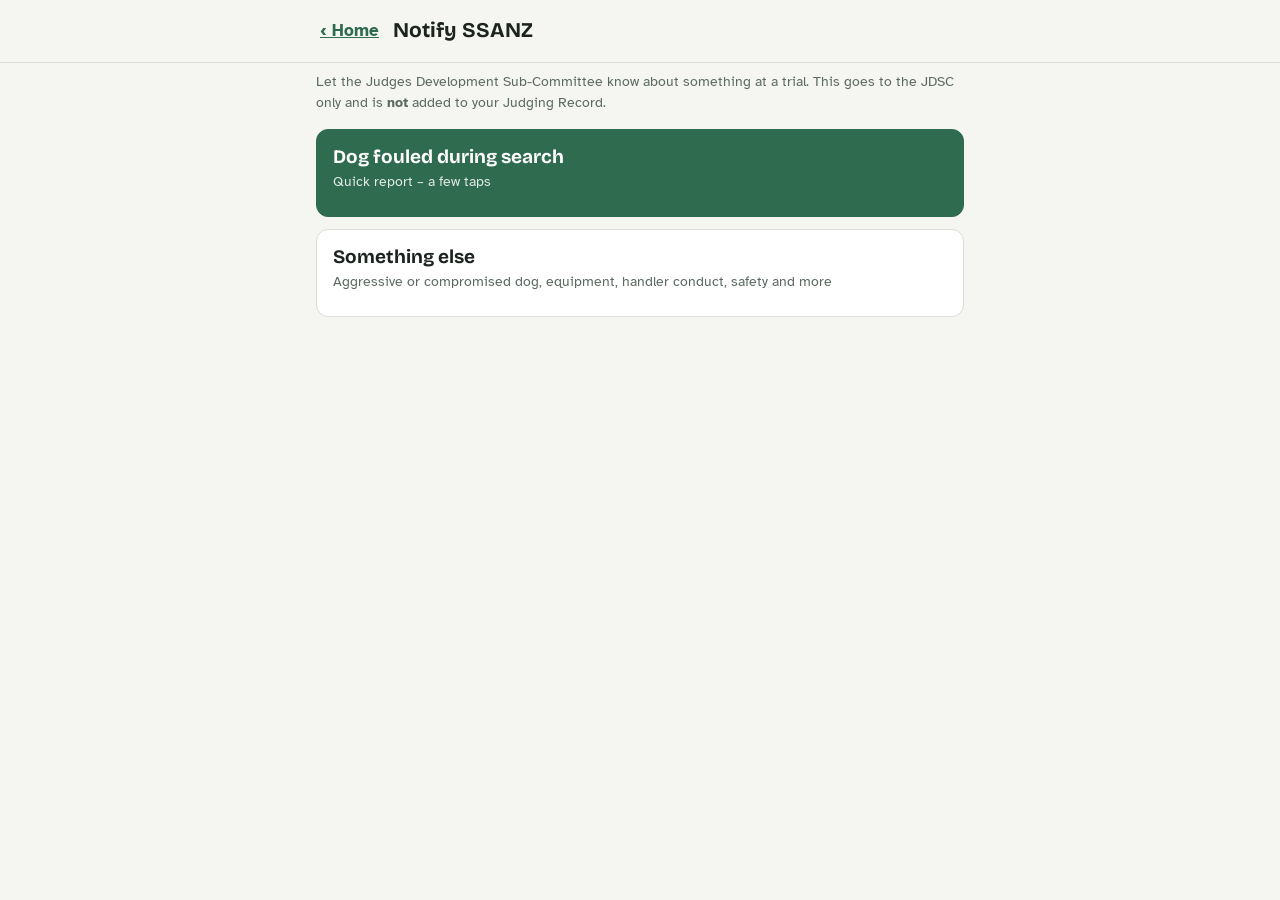
<file: report.html>
<!doctype html>
<html lang="en-NZ">
<head>
<meta charset="utf-8">
<meta name="viewport" content="width=device-width, initial-scale=1, viewport-fit=cover">
<title>Notify SSANZ · SSANZ Judge Log</title>
<meta name="theme-color" content="#2f6b4f">
<link rel="manifest" href="manifest.webmanifest">
<link rel="icon" href="icon-192.png">
<link rel="apple-touch-icon" href="icon-192.png">
<link rel="stylesheet" href="https://fonts.googleapis.com/css2?family=Bricolage+Grotesque:opsz,wght@12..96,700&family=Atkinson+Hyperlegible:wght@400;700&display=swap">
<link rel="stylesheet" href="styles.css">
<style>
  .tile.full { grid-column: 1 / -1; min-height: 88px; }
  button.tile { font: inherit; color: inherit; background: var(--surface); border: 1px solid var(--line); cursor: pointer; }
  .need::after { content: " *"; color: var(--muted); }
</style>
</head>
<body>
<header class="top">
  <div class="row">
    <a class="back" href="./#home" id="backLink">‹ Home</a>
    <h1>Notify SSANZ</h1>
  </div>
</header>
<main class="wrap">

<!-- Step 1: which kind of report -->
<section id="choose">
  <p class="muted small">Let the Judges Development Sub-Committee know about something at a trial. This goes to the JDSC only and is <b>not</b> added to your Judging Record.</p>
  <div class="tiles">
    <button type="button" class="tile primary full" data-mode="foul"><b>Dog fouled during search</b><span>Quick report – a few taps</span></button>
    <button type="button" class="tile full" data-mode="other"><b>Something else</b><span>Aggressive or compromised dog, equipment, handler conduct, safety and more</span></button>
  </div>
  <div class="status warn" id="draftNote" hidden><span class="grow">You have an unsent report on this phone.</span><button class="btn small" type="button" id="resume">Carry on</button></div>
</section>

<!-- Step 2: the report -->
<form id="reportForm" autocomplete="off" hidden>
  <div class="status ok" id="trialSummary" hidden>
    <span class="grow" id="trialText"></span>
    <button class="btn small ghost" type="button" id="trialChange">Change</button>
  </div>
  <div id="trialFields">
    <label class="f" for="rJudge">Your name</label>
    <input type="text" id="rJudge" name="judge" autocomplete="name">

    <label class="f" for="rDate">Trial date</label>
    <input type="date" id="rDate" name="date">

    <label class="f" for="rHost">Host organisation and location</label>
    <input type="text" id="rHost" name="host" list="hostList" placeholder="e.g. Noseworx, Hamilton">
    <datalist id="hostList"></datalist>
  </div>

  <label class="f">Level</label>
  <div class="chips" data-chips="level" data-options="Novice|Intermediate|Advanced|Excellent|Premium|Not applicable"></div>

  <label class="f">Element</label>
  <div class="chips" data-chips="element" data-options="Container|Interior|Exterior|Vehicle|Buried Hide|Not applicable|Other"></div>
  <input type="text" name="elementOther" placeholder="Type the element" hidden style="margin-top:8px">

  <div class="other-only">
    <label class="f">Type of concern</label>
    <div class="chips" data-chips="type" data-options="Aggressive dog|Compromised dog|Incorrect equipment supplied|Handler conduct|Venue or safety issue|Injury|Rule question|Other"></div>
  </div>

  <div class="two">
    <div><label class="f" for="rDog" id="dogLabel">Dog's name</label><input type="text" id="rDog" name="dog" list="dogList"></div>
    <div><label class="f" for="rHandler">Handler's name</label><input type="text" id="rHandler" name="handler" list="handlerList"></div>
  </div>
  <datalist id="dogList"></datalist><datalist id="handlerList"></datalist>
  <p class="small muted">Please spell names the same way each time so the committee can spot repeat reports.</p>

  <div class="other-only">
    <label class="f" for="rWit">Witnesses</label>
    <input type="text" id="rWit" name="witnesses" placeholder="Steward, other judges, trial host…">
  </div>

  <label class="f" for="rWhat" id="whatLabel">What happened</label>
  <textarea id="rWhat" name="what" data-voice></textarea>

  <div class="other-only">
    <label class="f" for="rAction">Action taken on the day</label>
    <textarea id="rAction" name="action" data-voice style="min-height:80px"></textarea>
  </div>

  <label class="f">Was the trial host involved?</label>
  <div class="chips" data-chips="hostInvolved" data-options="Yes|No"></div>
  <input type="text" name="hostDetail" placeholder="Who, and what was agreed" hidden style="margin-top:8px">

  <label class="f">Resolved on the day?</label>
  <div class="chips" data-chips="resolved" data-options="Yes – for information only|No – needs follow-up"></div>

  <div class="actions">
    <button class="btn block" type="submit">Notify SSANZ</button>
    <button class="btn ghost block" type="button" id="clearReport">Clear form</button>
  </div>
  <p class="small muted">Your mail app opens with the report filled in; add any photos, then press Send. No signal? The email waits in your outbox. Your answers stay on this phone until you clear the form.</p>
</form>
</main>
<div class="toast" id="toast" role="status" aria-live="polite" hidden></div>
<script>
'use strict';
// The concern-log script in the JDSC Gmail reads the lines between the header and footer.
// If any label below changes, change REPORT_LABELS in that script too.
const JDSC = 'ssanzjdsubcommittee@gmail.com';
const FOUL = 'Dog fouled during search';
const KEY = 'jl.draft.report';
const LAST = 'jl.report.lastTrial';   // trial details from the judge's last report, reused the same day
const NAMES = 'jl.report.names';      // hosts, dogs and handlers typed before, for suggestions
const $ = (s) => document.querySelector(s);
const f = $('#reportForm');
let mode = '';

function toast(m) { const t = $('#toast'); t.textContent = m; t.hidden = false; setTimeout(() => { t.hidden = true; }, 3500); }
function get(k, d) { try { const v = localStorage.getItem(k); return v == null ? d : JSON.parse(v); } catch (e) { return d; } }
function put(k, v) { try { if (v == null) localStorage.removeItem(k); else localStorage.setItem(k, JSON.stringify(v)); } catch (e) { /* storage off */ } }
function today() { const d = new Date(); d.setMinutes(d.getMinutes() - d.getTimezoneOffset()); return d.toISOString().slice(0, 10); }
function nzDate(iso) { const m = /^(\d{4})-(\d{2})-(\d{2})$/.exec(iso || ''); return m ? `${m[3]}/${m[2]}/${m[1]}` : iso; }
function niceDate(iso) { const m = /^(\d{4})-(\d{2})-(\d{2})$/.exec(iso || ''); return m ? new Date(+m[1], m[2] - 1, +m[3]).toLocaleDateString('en-NZ', { weekday: 'short', day: 'numeric', month: 'short' }) : iso; }
const esc = (s) => String(s).replace(/[&<>"]/g, (c) => ({ '&': '&amp;', '<': '&lt;', '>': '&gt;', '"': '&quot;' }[c]));

document.querySelectorAll('[data-chips]').forEach((box, n) => {
  const name = box.dataset.chips;
  box.innerHTML = box.dataset.options.split('|').map((o, i) =>
    `<input type="radio" name="${name}" id="r${n}-${i}" value="${o}"><label for="r${n}-${i}">${o}</label>`).join('');
});
const chip = (name) => { const c = f.querySelector(`input[name="${name}"]:checked`); return c ? c.value : ''; };
const setChip = (name, value) => f.querySelectorAll(`input[name="${name}"]`).forEach((i) => { i.checked = i.value === value; });
function syncOthers() {
  f.elementOther.hidden = chip('element') !== 'Other';
  f.hostDetail.hidden = chip('hostInvolved') !== 'Yes';
}

/* ---------- screens and the two branches ---------- */
function show(screen) {
  $('#choose').hidden = screen !== 'choose';
  f.hidden = screen !== 'form';
  $('#backLink').textContent = screen === 'form' ? '‹ Back' : '‹ Home';
  $('#backLink').href = screen === 'form' ? '#' : './#home';
  window.scrollTo(0, 0);
}
function setMode(m) {
  mode = m;
  const foul = m === 'foul';
  document.querySelectorAll('.other-only').forEach((el) => { el.hidden = foul; });
  $('#dogLabel').classList.toggle('need', foul);
  $('#whatLabel').textContent = foul ? 'Anything to add? (optional)' : 'What happened';
}

/* ---------- auto-fill ---------- */
// Trial details: from the judge's last report today, otherwise from a search they've logged today.
function todaysTrial() {
  const last = get(LAST, null);
  if (last && last.on === today()) return last;
  const logged = get('jl.entries', []).filter((e) => e.date === today()).pop();
  if (logged) return { host: [logged.host, logged.location].filter(Boolean).join(', '), level: logged.level, element: logged.element, elementOther: logged.elementOther };
  return null;
}
function fillSuggestions() {
  const n = get(NAMES, { hosts: [], dogs: [], handlers: [] });
  const hosts = new Set(n.hosts);
  get('jl.entries', []).forEach((e) => { if (e.host) hosts.add([e.host, e.location].filter(Boolean).join(', ')); });
  const opts = (list) => [...list].map((v) => `<option value="${esc(v)}">`).join('');
  $('#hostList').innerHTML = opts(hosts);
  $('#dogList').innerHTML = opts(n.dogs);
  $('#handlerList').innerHTML = opts(n.handlers);
}
function rememberNames() {
  const n = get(NAMES, { hosts: [], dogs: [], handlers: [] });
  const add = (list, v) => { v = (v || '').trim(); if (!v) return list; return [v].concat(list.filter((x) => x.toLowerCase() !== v.toLowerCase())).slice(0, 60); };
  n.hosts = add(n.hosts, f.host.value); n.dogs = add(n.dogs, f.dog.value); n.handlers = add(n.handlers, f.handler.value);
  put(NAMES, n);
  put(LAST, { on: today(), host: f.host.value.trim(), level: chip('level'), element: chip('element'), elementOther: f.elementOther.value.trim() });
}
function trialSummary(open) {
  const ready = f.judge.value.trim() && f.date.value && f.host.value.trim();
  const collapse = ready && !open;
  $('#trialSummary').hidden = !collapse;
  $('#trialFields').hidden = !!collapse;
  if (collapse) $('#trialText').textContent = `${niceDate(f.date.value)} · ${f.host.value.trim()} · ${f.judge.value.trim()}`;
}
function startNew(m) {
  f.reset(); setMode(m); fillSuggestions();
  f.judge.value = get('jl.settings', {}).name || '';
  f.date.value = today();
  const t = todaysTrial();
  if (t) { f.host.value = t.host || ''; setChip('level', t.level); setChip('element', t.element); f.elementOther.value = t.elementOther || ''; }
  if (m === 'foul') { setChip('hostInvolved', 'No'); setChip('resolved', 'Yes – for information only'); }
  syncOthers(); trialSummary(); save(); show('form');
}

/* ---------- draft kept on the phone ---------- */
function save() {
  const d = { mode };
  Array.from(f.elements).forEach((el) => { if (!el.name) return; if (el.type === 'radio') { if (el.checked) d[el.name] = el.value; } else d[el.name] = el.value; });
  put(KEY, d);
}
function restore(d) {
  f.reset(); setMode(d.mode || 'other');
  Array.from(f.elements).forEach((el) => {
    if (!el.name || !(el.name in d)) return;
    if (el.type === 'radio') el.checked = d[el.name] === el.value; else el.value = d[el.name];
  });
  syncOthers(); trialSummary(); show('form');
}
f.addEventListener('input', save);
f.addEventListener('change', () => { syncOthers(); save(); });

/* ---------- send ---------- */
window.openMail = (url) => { location.href = url; };
const v = (x) => (x && String(x).trim()) || '-';
function need(ok, msg, open) { if (!ok) { if (open) trialSummary(true); toast(msg); } return ok; }
f.addEventListener('submit', (ev) => {
  ev.preventDefault();
  const foul = mode === 'foul';
  const type = foul ? FOUL : chip('type');
  const resolved = chip('resolved');
  if (!need(f.judge.value.trim() && f.date.value && f.host.value.trim(), 'Please fill in your name, the trial date and host.', true)) return;
  if (!need(chip('level') && chip('element'), 'Tap the Level and Element.')) return;
  if (!need(type, 'Tap a type of concern.')) return;
  if (!need(!foul || f.dog.value.trim(), "Please add the dog's name.")) return;
  if (!need(foul || f.what.value.trim(), 'Please say what happened.')) return;
  if (!need(resolved, 'Was it resolved on the day? Tap Yes or No.')) return;
  const element = chip('element') === 'Other' ? (f.elementOther.value.trim() || 'Other') : chip('element');
  const hostInv = chip('hostInvolved') === 'Yes' ? 'Yes' + (f.hostDetail.value.trim() ? ' – ' + f.hostDetail.value.trim() : '') : (chip('hostInvolved') || '-');
  const what = f.what.value.trim() || (foul ? 'Dog fouled during the search.' : '');
  const body = [
    'SSANZ JUDGE CONCERN REPORT',
    'Judge: ' + v(f.judge.value),
    'Trial date: ' + v(nzDate(f.date.value)),
    'Host organisation and location: ' + v(f.host.value),
    'Level: ' + v(chip('level')),
    'Element: ' + v(element),
    'Type of concern: ' + type,
    'Dog: ' + v(f.dog.value),
    'Handler: ' + v(f.handler.value),
    'Witnesses: ' + v(foul ? '' : f.witnesses.value),
    'What happened: ' + v(what),
    'Action taken on the day: ' + v(foul ? '' : f.action.value),
    'Trial host involved: ' + hostInv,
    'Resolved on the day: ' + resolved,
    '--- end of report ---',
    '',
    '(Photos attached: add them to this email before sending.)',
  ].join('\n');
  const dog = f.dog.value.trim() ? ` – ${f.dog.value.trim()}` : '';
  const subject = `[Judge Concern] ${type}${dog} – ${f.host.value.trim()} – ${nzDate(f.date.value)}`;
  rememberNames();
  window.openMail('mailto:' + JDSC + '?subject=' + encodeURIComponent(subject) + '&body=' + encodeURIComponent(body));
  setTimeout(() => {
    if (confirm('Did your mail app open with the report ready to send?\n\nOK clears this form. Cancel keeps it so you can try again.')) {
      put(KEY, null); location.href = './#home';
    }
  }, 1500);
});
$('#clearReport').addEventListener('click', () => {
  if (!confirm('Clear this report?')) return;
  put(KEY, null); $('#draftNote').hidden = true; show('choose');
});

document.querySelectorAll('[data-mode]').forEach((b) => b.addEventListener('click', () => startNew(b.dataset.mode)));
$('#resume').addEventListener('click', () => restore(get(KEY, {})));
$('#trialChange').addEventListener('click', () => trialSummary(true));
$('#backLink').addEventListener('click', (ev) => {
  if (f.hidden) return;                     // on the first screen it goes Home as normal
  ev.preventDefault(); save(); $('#draftNote').hidden = false; show('choose');
});

// Voice button, same as the main app.
const SR = window.SpeechRecognition || window.webkitSpeechRecognition;
document.querySelectorAll('textarea[data-voice]').forEach((ta) => {
  const hint = document.createElement('p'); hint.className = 'small muted';
  if (!SR) { hint.textContent = 'To speak instead of typing, tap the microphone on your keyboard.'; ta.after(hint); return; }
  const btn = document.createElement('button'); btn.type = 'button'; btn.className = 'btn ghost small mic'; btn.textContent = '🎤 Speak';
  hint.textContent = 'No signal? The microphone on your keyboard may still work.';
  ta.after(btn); btn.after(hint);
  let rec = null;
  btn.addEventListener('click', () => {
    if (rec) { rec.stop(); return; }
    rec = new SR(); rec.lang = 'en-NZ'; rec.continuous = true;
    rec.onresult = (ev) => {
      let t = ''; for (let i = ev.resultIndex; i < ev.results.length; i++) if (ev.results[i].isFinal) t += ev.results[i][0].transcript;
      if (!t) return; t = t.trim(); t = t.charAt(0).toUpperCase() + t.slice(1);
      ta.value = (ta.value && !/\s$/.test(ta.value) ? ta.value + ' ' : ta.value) + t + (/[.!?]$/.test(t) ? ' ' : '. ');
      save();
    };
    rec.onerror = (ev) => { if (ev.error === 'network') toast('Voice needs signal here. Try the microphone on your keyboard.'); };
    rec.onend = () => { rec = null; btn.classList.remove('on'); btn.textContent = '🎤 Speak'; };
    try { rec.start(); btn.classList.add('on'); btn.textContent = '■ Stop'; } catch (e) { rec = null; }
  });
});

fillSuggestions();
$('#draftNote').hidden = !get(KEY, null);
show('choose');
if ('serviceWorker' in navigator) navigator.serviceWorker.register('sw.js').catch(() => {});
</script>
</body>
</html>
</file>
<file: styles.css>
:root {
  --bg: #f5f6f2; --surface: #ffffff; --ink: #1d2420; --muted: #5d6a62; --line: #d9ded7;
  --accent: #2f6b4f; --accent-ink: #ffffff; --accent-soft: #e3efe8;
  --warn: #9a5b00; --warn-soft: #fbf0dc; --bad: #a3332b; --bad-soft: #f8e3e1;
  --font-display: "Bricolage Grotesque", "Segoe UI", system-ui, sans-serif;
  --font-body: "Atkinson Hyperlegible", "Segoe UI", system-ui, sans-serif;
  --radius: 12px;
}
@media (prefers-color-scheme: dark) {
  :root { --bg: #141916; --surface: #1c2320; --ink: #e6ebe7; --muted: #9aa8a0; --line: #2f3933;
    --accent: #6fbf95; --accent-ink: #0f1a14; --accent-soft: #213229;
    --warn: #e7b360; --warn-soft: #33291a; --bad: #ec8b82; --bad-soft: #3a2220; color-scheme: dark; }
}
* { box-sizing: border-box; }
html { -webkit-text-size-adjust: 100%; }
body { margin: 0; background: var(--bg); color: var(--ink); font-family: var(--font-body); font-size: 17px; line-height: 1.5; }
.wrap { max-width: 680px; margin: 0 auto; padding: 0 max(16px, env(safe-area-inset-left, 0px)) 96px max(16px, env(safe-area-inset-right, 0px)); }
header.top { position: sticky; top: 0; z-index: 5; background: var(--bg); border-bottom: 1px solid var(--line); padding: max(10px, env(safe-area-inset-top)) 0 10px; }
header.top .row { max-width: 680px; margin: 0 auto; padding: 0 16px; display: flex; align-items: center; gap: 10px; }
header.top h1 { font-family: var(--font-display); font-size: 21px; margin: 0; flex: 1; line-height: 1.1; }
header.top h1 small { display: block; font-family: var(--font-body); font-size: 12px; font-weight: 400; color: var(--muted); letter-spacing: .02em; }
.back { border: 0; background: none; color: var(--accent); font: inherit; font-weight: 700; padding: 8px 4px; cursor: pointer; }
h2 { font-family: var(--font-display); font-size: 22px; margin: 24px 0 8px; line-height: 1.2; }
h3 { font-size: 16px; margin: 20px 0 6px; color: var(--muted); text-transform: uppercase; letter-spacing: .06em; }
p { margin: 8px 0; }
.muted { color: var(--muted); }
.small { font-size: 14px; }
a { color: var(--accent); }

.card { background: var(--surface); border: 1px solid var(--line); border-radius: var(--radius); padding: 16px; margin: 12px 0; }
.status { display: flex; gap: 10px; align-items: center; padding: 12px 14px; border-radius: var(--radius); margin: 12px 0; font-size: 15px; }
.status.ok { background: var(--accent-soft); }
.status.warn { background: var(--warn-soft); color: var(--ink); }
.status.bad { background: var(--bad-soft); }
.status .grow { flex: 1; }

.tiles { display: grid; grid-template-columns: 1fr 1fr; gap: 12px; margin: 16px 0; }
.tile { display: flex; flex-direction: column; gap: 4px; text-align: left; min-height: 104px; padding: 16px; border-radius: var(--radius);
  border: 1px solid var(--line); background: var(--surface); color: var(--ink); font: inherit; cursor: pointer; text-decoration: none; }
.tile b { font-family: var(--font-display); font-size: 19px; line-height: 1.15; }
.tile span { font-size: 14px; color: var(--muted); }
.tile.primary { grid-column: 1 / -1; background: var(--accent); border-color: var(--accent); color: var(--accent-ink); min-height: 88px; }
.tile.primary span { color: inherit; opacity: .85; }

label.f { display: block; font-weight: 700; margin: 18px 0 6px; }
label.f .hint { display: block; font-weight: 400; font-size: 14px; color: var(--muted); }
input[type=text], input[type=email], input[type=date], input[type=number], input[type=url], select, textarea {
  width: 100%; font: inherit; color: var(--ink); background: var(--surface); border: 1px solid var(--line);
  border-radius: 10px; padding: 12px; min-height: 48px; }
textarea { min-height: 120px; resize: vertical; }
input:focus, select:focus, textarea:focus { outline: 2px solid var(--accent); outline-offset: 1px; }
.two { display: grid; grid-template-columns: 1fr 1fr; gap: 12px; align-items: end; }
.two label.f { margin-top: 18px; }

.chips { display: flex; flex-wrap: wrap; gap: 8px; }
.chips input { position: absolute; opacity: 0; pointer-events: none; }
.chips label { display: inline-flex; align-items: center; min-height: 44px; padding: 8px 14px; border-radius: 999px; border: 1px solid var(--line);
  background: var(--surface); cursor: pointer; user-select: none; }
.chips input:checked + label { background: var(--accent); border-color: var(--accent); color: var(--accent-ink); font-weight: 700; }
.chips input:focus-visible + label { outline: 2px solid var(--accent); outline-offset: 2px; }

.ticks { display: grid; gap: 8px; }
.tick { display: flex; gap: 12px; align-items: flex-start; padding: 12px; border: 1px solid var(--line); border-radius: 10px; background: var(--surface); cursor: pointer; }
.tick input { width: 24px; height: 24px; margin: 2px 0 0; accent-color: var(--accent); flex: none; }
.tick b { display: block; }
.tick span { font-size: 14px; color: var(--muted); }

.yn { display: grid; gap: 8px; }
.yn .q { padding: 12px; border: 1px solid var(--line); border-radius: 10px; background: var(--surface); }
.yn .q p { margin: 0 0 8px; font-size: 15px; }
.yn .q .chips label { min-width: 72px; justify-content: center; }

.btn { display: inline-flex; align-items: center; justify-content: center; gap: 8px; min-height: 48px; padding: 10px 18px; border-radius: 10px;
  border: 1px solid var(--accent); background: var(--accent); color: var(--accent-ink); font: inherit; font-weight: 700; cursor: pointer; text-decoration: none; }
.btn.ghost { background: transparent; color: var(--accent); }
.btn.small { min-height: 38px; padding: 6px 12px; font-size: 15px; }
.btn.block { width: 100%; }
.btn[disabled] { opacity: .5; cursor: default; }
.actions { display: grid; gap: 10px; margin: 24px 0; }

.mic { margin-top: 8px; }
.mic.on { background: var(--bad); border-color: var(--bad); color: #fff; }

.entry { padding: 14px 0; border-bottom: 1px solid var(--line); }
.entry:last-child { border-bottom: 0; }
.entry .top { display: flex; justify-content: space-between; gap: 8px; font-weight: 700; }
.entry .meta { font-size: 14px; color: var(--muted); }
.entry .refl { font-size: 15px; margin-top: 6px; white-space: pre-wrap; }
.pill { display: inline-block; font-size: 12px; font-weight: 700; padding: 2px 8px; border-radius: 999px; background: var(--warn-soft); color: var(--warn); }
.pill.ok { background: var(--accent-soft); color: var(--accent); }
.stats { display: grid; grid-template-columns: repeat(3, 1fr); gap: 8px; margin: 12px 0; }
.stat { background: var(--surface); border: 1px solid var(--line); border-radius: 10px; padding: 10px; text-align: center; }
.stat b { display: block; font-family: var(--font-display); font-size: 24px; }
.stat span { font-size: 13px; color: var(--muted); }
.split { background: var(--surface); border: 1px solid var(--line); border-radius: 10px; padding: 12px; margin: 8px 0; }
.split-head { display: flex; justify-content: space-between; align-items: baseline; gap: 8px; flex-wrap: wrap; margin-bottom: 6px; }
.split-head b { font-family: var(--font-display); font-size: 17px; }
.split-table { width: 100%; border-collapse: collapse; font-size: 15px; }
.split-table th { text-align: right; font-weight: 400; font-size: 13px; color: var(--muted); padding: 4px 6px; border-bottom: 1px solid var(--line); }
.split-table td { text-align: right; padding: 6px; border-bottom: 1px solid var(--line); }
.split-table th:first-child, .split-table td:first-child { text-align: left; }
.split-table tr:last-child td { border-bottom: 0; }

.toast { position: fixed; left: 50%; bottom: max(20px, env(safe-area-inset-bottom)); transform: translateX(-50%); background: var(--ink); color: var(--bg);
  padding: 12px 18px; border-radius: 10px; font-size: 15px; max-width: calc(100% - 32px); z-index: 20; box-shadow: 0 6px 20px rgba(0,0,0,.2); }
[hidden] { display: none !important; }
footer.foot { margin-top: 32px; padding-top: 16px; border-top: 1px solid var(--line); font-size: 14px; color: var(--muted); }

/* Home: who is using the app and their judging status */
.who { margin-top: 4px; }
.who-name { display: block; font-family: var(--font-display); font-size: 22px; line-height: 1.2; }
.who-status { margin-top: 6px; display: flex; flex-wrap: wrap; gap: 6px; align-items: center; }
.who-level { font-weight: 700; }
.who-current { margin-top: 8px; display: flex; flex-direction: column; gap: 2px; }
.who-current .who-level { font-size: 20px; color: var(--accent); }
.pill { display: inline-block; font-size: 13px; padding: 2px 10px; border-radius: 999px; background: var(--bg); border: 1px solid var(--line); }
.pill.ok { background: var(--accent-soft); border-color: transparent; }
.pill.warn { background: var(--warn-soft); border-color: transparent; color: var(--warn); }
.pill.bad { background: var(--bad-soft); border-color: transparent; color: var(--bad); }
.tiny { font-size: 12px; margin-top: 8px; }

/* My training: progress dots */
.big { font-family: var(--font-display); font-size: 26px; margin-right: 6px; }
.legend { display: flex; flex-wrap: wrap; gap: 6px 14px; margin: 8px 2px 4px; color: var(--muted); }
.legend > span { display: inline-flex; align-items: center; gap: 6px; }
.prog h3 { margin: 0 0 10px; color: var(--ink); text-transform: none; letter-spacing: 0; font-size: 17px; }
.prog.past { opacity: .85; }
.prow { display: grid; grid-template-columns: 92px 1fr; align-items: center; padding: 7px 0; border-top: 1px solid var(--line); }
.prow .el { font-size: 15px; }
.dots { display: flex; gap: 8px; flex-wrap: wrap; }
.dot { display: inline-block; width: 20px; height: 20px; border-radius: 50%; border: 2px solid var(--muted); box-sizing: border-box; flex: none; }
.dot.done { background: var(--accent); border-color: var(--accent); }
.dot.logged { border-color: var(--warn); background: linear-gradient(90deg, var(--warn) 50%, transparent 50%); }
.dot.booked { border: 2px dashed var(--accent); }
.dot.credit { background: var(--line); border-color: var(--line); }
.dot.check { border-color: var(--bad); border-style: dotted; }
.dot.na { border-color: transparent; }
.prog details { margin-top: 10px; }
.prog summary { cursor: pointer; color: var(--accent); font-weight: 700; }
ul.plain { padding-left: 18px; margin: 8px 0 0; }
ul.plain li { margin: 4px 0; }

/* Training records: To do, record view, admin */
.status.todo { background: var(--warn-soft); text-decoration: none; color: var(--ink); }
a.linkrow { display: block; text-decoration: none; color: inherit; }
a.linkrow:hover .top span:first-child { text-decoration: underline; }
.dot.waiting { border-color: var(--warn); background: linear-gradient(90deg, var(--warn) 50%, transparent 50%); }
.dot.logged { border: 2px dashed var(--warn); background: none; }
a.dotlink { display: inline-flex; }
.kv { display: grid; grid-template-columns: 42% 1fr; gap: 8px; padding: 6px 0; border-top: 1px solid var(--line); font-size: 15px; }
.kv > span { color: var(--muted); }
.kv > div { white-space: pre-wrap; overflow-wrap: anywhere; }
.card h3 { margin: 14px 0 6px; }
.card h4 { margin: 16px 0 4px; font-size: 14px; text-transform: uppercase; letter-spacing: .06em; color: var(--muted); }
.area { padding: 6px 0 10px; border-bottom: 1px solid var(--line); }
.area input[type=text] { margin-top: 6px; }
.area-done { display: grid; grid-template-columns: 26px 1fr; gap: 6px; padding: 6px 0; border-top: 1px solid var(--line); }
.tickmark { font-weight: 700; color: var(--accent); font-size: 18px; }
.prow.admin { grid-template-columns: 80px 1fr; align-items: start; }
.slots { display: grid; gap: 6px; }
.slot { display: flex; align-items: center; gap: 6px; }
.slot select { flex: 1; min-height: 38px; font: inherit; font-size: 15px; padding: 4px 8px; border: 1px solid var(--line); border-radius: 8px; background: var(--surface); color: var(--ink); }
.tick.inline { margin: 12px 0 0; }

/* Approved appointments and admin sets */
h3.sub { font-size: 14px; margin: 14px 2px 0; }
.row-actions { display: flex; align-items: center; justify-content: space-between; gap: 8px; margin-top: 6px; }
.setsrow { display: flex; align-items: center; justify-content: space-between; gap: 12px; padding: 8px 0; }
.setsrow .hint { display: block; font-size: 13px; color: var(--muted); }
.stepper { display: inline-flex; align-items: center; border: 1px solid var(--line); border-radius: 999px; overflow: hidden; }
.stepper button { border: 0; background: var(--surface); color: var(--accent); font-size: 22px; width: 44px; height: 40px; cursor: pointer; }
.stepper button:disabled { color: var(--line); cursor: default; }
.stepper output { min-width: 32px; text-align: center; font-weight: 700; font-size: 18px; }
.chipbtn { border: 1px solid var(--line); background: var(--surface); color: var(--ink); border-radius: 999px; padding: 8px 16px; font: inherit; font-size: 15px; cursor: pointer; }
.chipbtn[aria-pressed="true"] { background: var(--accent); color: var(--accent-ink); border-color: var(--accent); font-weight: 700; }
.dotbtn { border: 0; background: none; padding: 4px; margin: -4px; cursor: pointer; display: inline-flex; }

/* Combined training report */
table.summary { width: 100%; border-collapse: collapse; font-size: 13px; margin-top: 8px; }
table.summary td { padding: 5px 4px; border-top: 1px solid var(--line); vertical-align: top; }
@media print {
  header.top, .toast, .no-print, .actions { display: none !important; }
  body { background: #fff; color: #000; font-size: 11pt; }
  .wrap { max-width: none; padding: 0; }
  .card { border: 0; padding: 0; margin: 0 0 12px; }
  .report-rec { break-before: page; }
  .pill { border: 1px solid #999; background: none !important; color: #000 !important; }
  a { color: #000; text-decoration: none; }
}

.others summary { cursor: pointer; color: var(--accent); font-weight: 700; padding: 4px 0; }
.signoff { margin: 8px 0 0; }
.signoff.ok { color: var(--accent); font-weight: 700; }
.signoff.warn { color: var(--warn); font-weight: 700; }
.dot.extra { outline: 2px solid var(--accent); outline-offset: 2px; width: 16px; height: 16px; margin: 2px 4px 2px 6px; }
.trainees-only > .entry:not([data-trainee]) { display: none; }
.yt-row { display: flex; flex-wrap: wrap; gap: 8px; }
.yt-note { margin: 8px 0; padding: 8px 10px; border-radius: 8px; background: var(--accent-soft); font-size: 14px; }
.refl-head { margin: 26px 0 0; }
/* Show the voice tip once, under the last reflections box. */
[data-refl]:not(#fReflOther) + .mic + p.small, [data-refl]:not(#fReflOther) + p.small { display: none; }

/* Development modules (v24) */
.modbar { height: 6px; background: var(--line); border-radius: 3px; margin: 8px 0 2px; overflow: hidden; }
.modbar i { display: block; height: 6px; background: var(--accent); border-radius: 3px; }
select.modlink { flex: 1; min-width: 0; min-height: 38px; font-size: 15px; border: 1px solid var(--line); border-radius: 10px; padding: 4px 8px; background: var(--card, #fff); color: inherit; }
/* Thank-you message after a supervisor signs (v28) */
.card.thanks { background: var(--accent-soft); border: 0; }
.card.thanks p { margin: 8px 0; }
.trial-guess { margin: 6px 0 0; }
.linkbtn { background: none; border: 0; padding: 4px 0; min-height: 0; font: inherit; color: var(--accent); text-decoration: underline; cursor: pointer; text-align: left; }
</file>
